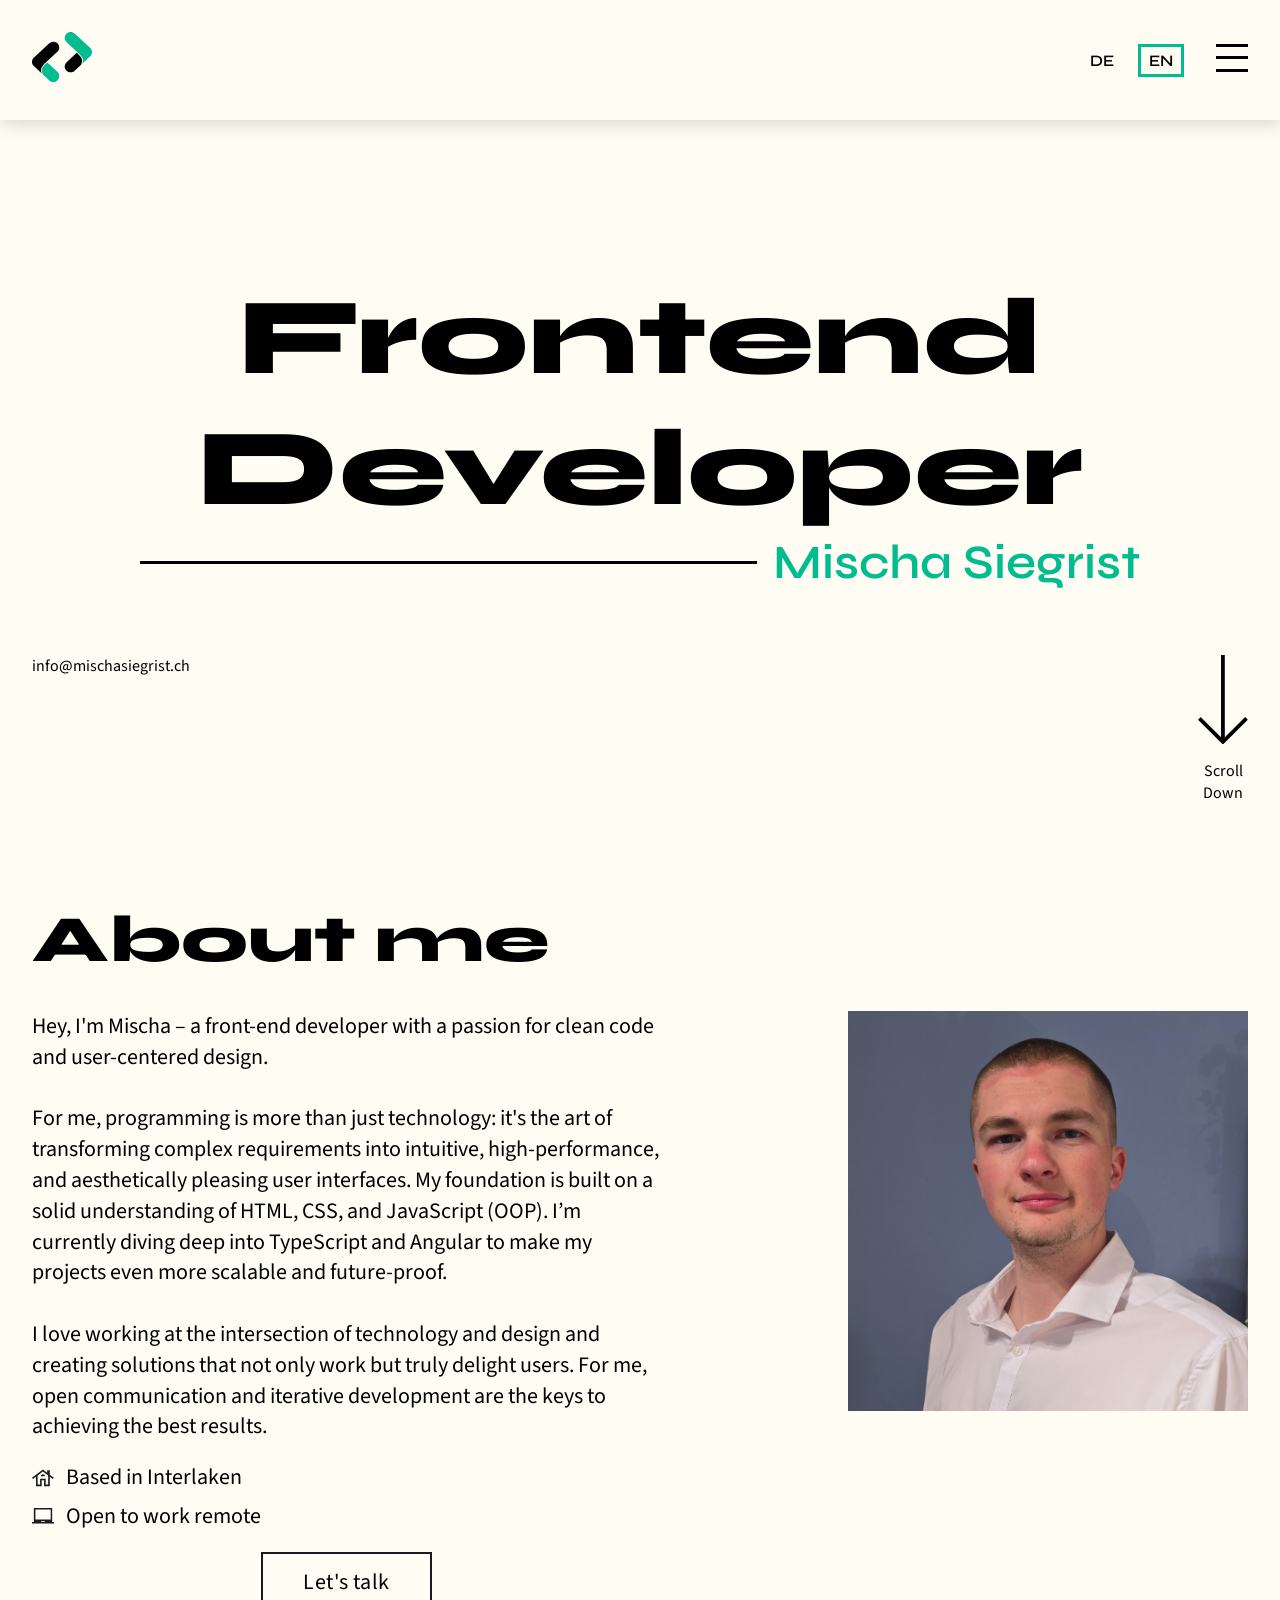
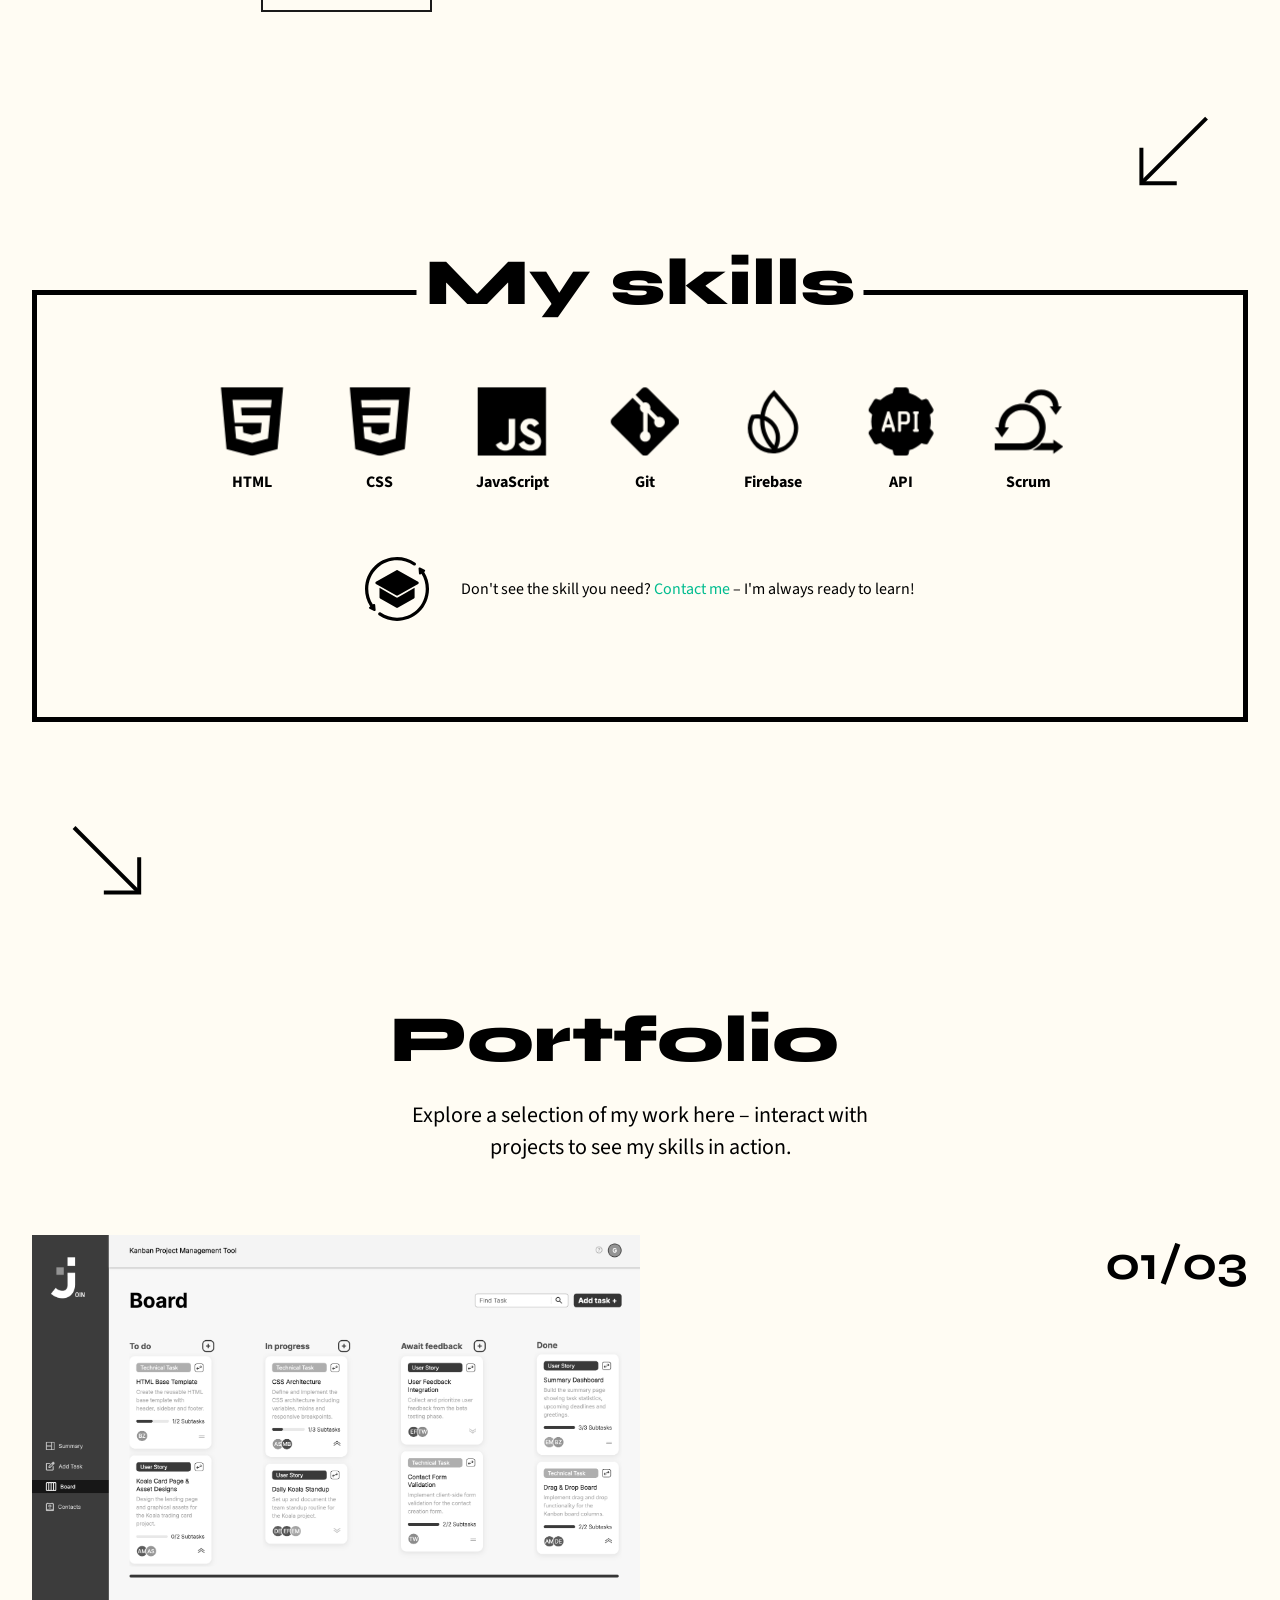
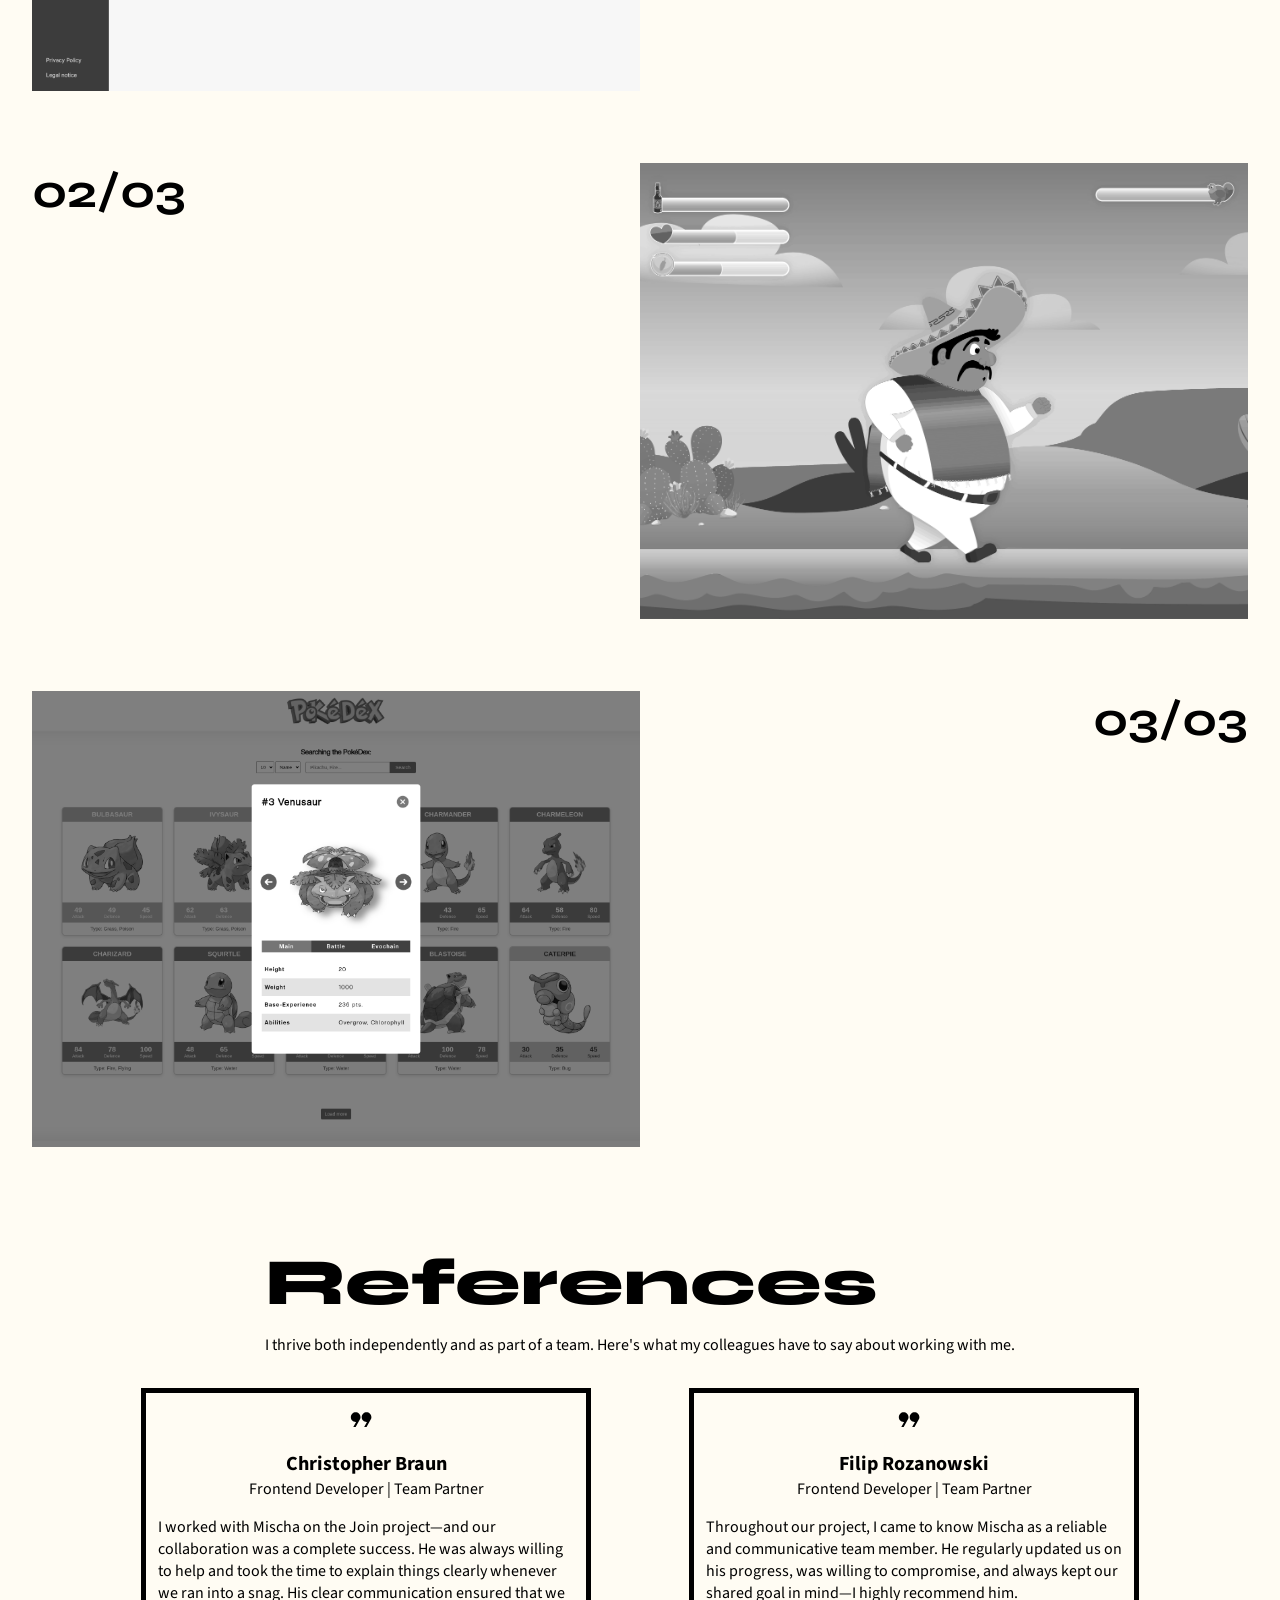
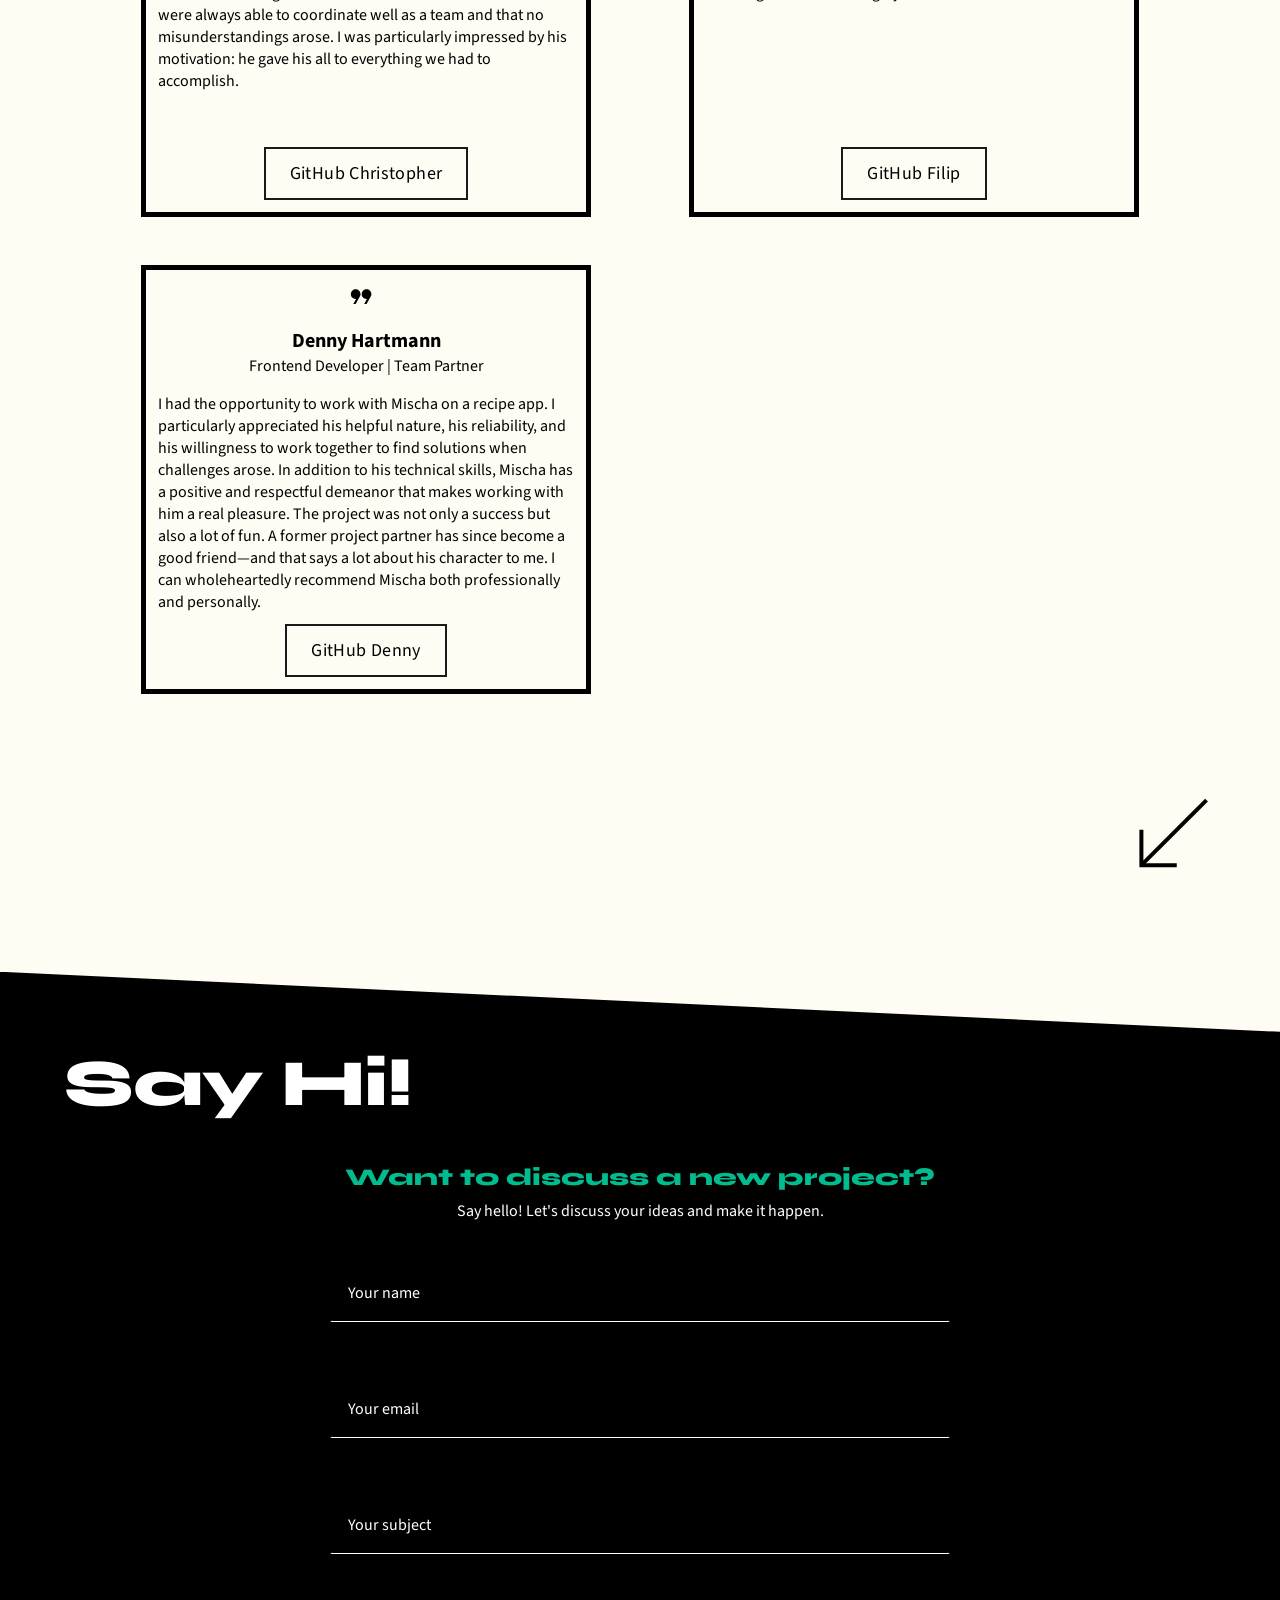
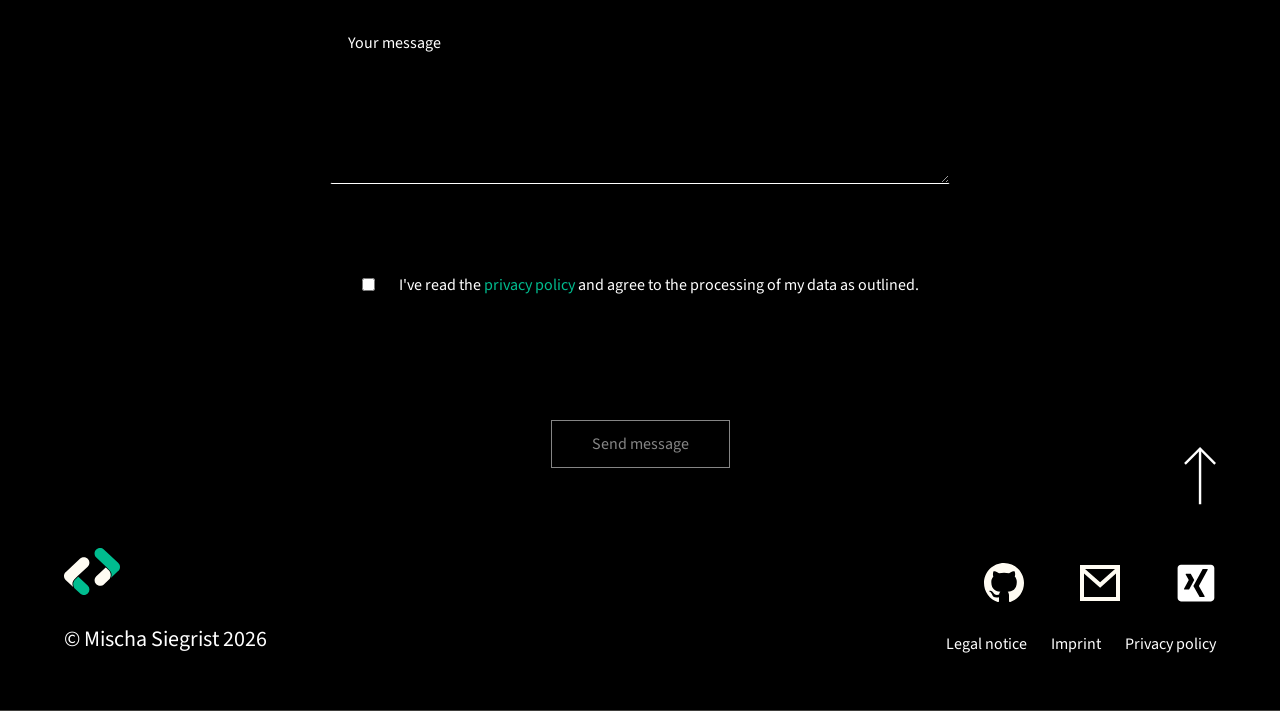
<file: index.html>
<!DOCTYPE html>
<html lang="en" data-i18n-title="meta.title">
    <head>
        <meta charset="UTF-8">
        <script src="./js/early-lang.js"></script>
        <meta name="viewport" content="width=device-width, initial-scale=1.0">
        <title>Portfolio | Mischa Siegrist </title>
        <link rel="stylesheet" href="./main.css">
        <link rel="shortcut icon" href="./assets/icons/favicon.png" type="image/x-icon">
    </head>
    <body onload="init()">
        <header>
            <nav>
                <div id="nav-left">
                    <div id="nav-logo-container">
                        <a href="index.html"><img id="nav-logo" src="./assets/img/logo.svg" alt="Logo" data-i18n-attr="alt:meta.logoAlt"></a>
                    </div>
                </div>
                <div id="nav-right">
                    <div id="lang-switch">
                        <span onclick="switchLanguage('de')" class="lang-switch-option">DE</span>
                        <span onclick="switchLanguage('en')" class="lang-switch-option selected">EN</span>
                    </div>
                    <div id="nav-toggle" onclick="openNavbar()">
                        <span class="nav-toggle-bar" id="bar1"></span>
                        <span class="nav-toggle-bar" id="bar2"></span>
                        <span class="nav-toggle-bar" id="bar3"></span>
                    </div>
                </div>
            </nav>
        </header>
        <div id="scroll-top-anchor"></div>
        <div id="nav-overlay" aria-hidden="true">
            <nav id="nav-overlay-menu">
                <a href="#about" class="nav-overlay-link" data-i18n="about.title">About me</a>
                <a href="#skills" class="nav-overlay-link" data-i18n="skills.title">My skills</a>
                <a href="#portfolio" class="nav-overlay-link" data-i18n="portfolio.title">Portfolio</a>
            </nav>
            <div id="nav-overlay-footer">
                <div id="nav-overlay-footer-left">
                    <h2 id="nav-overlay-title" data-i18n="contact.footerTitle">Say Hi!</h2>
                    <a id="nav-overlay-email" href="mailto:info@mischasiegrist.ch">info@mischasiegrist.ch</a>
                </div>
                <div id="nav-overlay-socials">
                    <a href="https://github.com/BlackPhantomDev" target="_blank"><img src="./assets/icons/github.svg" alt="GitHub Icon" data-i18n-attr="alt:footer.githubAlt"></a>
                    <a href="mailto:info@mischasiegrist.ch"><img src="./assets/icons/mail.svg" alt="Mail Icon" data-i18n-attr="alt:footer.mailAlt"></a>
                    <a href="https://www.xing.com/profile/Mischa_Siegrist039383" target="_blank"><img src="./assets/icons/xing.svg" alt="Xing Icon" data-i18n-attr="alt:footer.xingAlt"></a>
                </div>
            </div>
        </div>

        <main id="hero">
            <h1 data-i18n-html="hero.titleHtml">Frontend<br>Developer</h1>
            <div id="hero-subtitle-with-spacer">
                <span id="hero-spacer"></span>
                <h3 id="hero-subtitle" class="highlighted-text" data-i18n="hero.subtitle">Mischa Siegrist</h3>
            </div>

            <div id="hero-empty-space">
                <a class="vertical-text" href="mailto:info@mischasiegrist.ch">info@mischasiegrist.ch</a>

                <div id="scroll-down">
                    <span id="scroll-arrow-window">
                        <svg id="scroll-arrow" width="50" viewBox="0 0 53 95" fill="none"
                            xmlns="http://www.w3.org/2000/svg" role="img"
                            aria-label="Scroll Down" data-i18n-attr="aria-label:hero.scrollArrowAlt">
                            <path d="M26.4142 0V92.1053" stroke="black" stroke-width="4"/>
                            <path d="M1.41421 67.1052L26.4142 92.1052L51.4142 67.1052" stroke="black" stroke-width="4"/>
                        </svg>
                    </span>

                    <span data-i18n-html="hero.scrollDownHtml">Scroll<br>Down</span>
                </div>
            </div>
        </main>

        <section id="about">
            <h2 data-i18n="about.title">About me</h2>
            <div id="about-wrapper">
                <div id="about-left">
                    <p data-i18n-html="about.description">
                        Hey, I'm Mischa – a front-end developer with a passion for clean code and user-centered design. <br><br> For me, programming is more than just technology: it's the art of transforming complex requirements into intuitive, high-performance, and aesthetically pleasing user interfaces. My foundation is built on a solid understanding of HTML, CSS, and JavaScript (OOP). I’m currently diving deep into TypeScript and Angular to make my projects even more scalable and future-proof. <br><br> I love working at the intersection of technology and design and creating solutions that not only work but truly delight users. For me, open communication and iterative development are the keys to achieving the best results.    
                    </p>
                    <div id="about-details">
                        <p>
                            <img src="./assets/icons/house.svg" alt="House icon" data-i18n-attr="alt:about.houseIconAlt">
                            <span data-i18n="about.location">Based in Interlaken</span>
                        </p>
                        <p>
                            <img src="./assets/icons/laptop.svg" alt="Laptop icon" data-i18n-attr="alt:about.laptopIconAlt">
                            <span data-i18n="about.remote">Open to work Remote</span>
                        </p>
                    </div>
                    <div id="about-contact-btn">
                        <button class="primary-btn" ><a href="#contact" data-i18n="about.cta">Let's talk</a></button>
                    </div>
                </div>
                <div id="about-right">
                    <div id="about-portrait-wrapper">
                        <img src="./assets/img/portrait.jpg" alt="Portrait" data-i18n-attr="alt:about.portraitAlt">
                    </div>
                </div>
            </div>
        </section>

        <div id="to-skills" class="arrow-to-next-section">
            <button class="go-to-next-section">
                <svg width="53" height="95" viewBox="0 0 53 95" fill="none" xmlns="http://www.w3.org/2000/svg" role="img" aria-label="Zu den Skills">
                    <path class="gtns-head" d="M1.41421 67.1052L26.4142 92.1052L51.4142 67.1052" stroke="black" stroke-width="4"/>
                    <path class="gtns-shaft" d="M26.4142 0V92.1053" stroke="black" stroke-width="4"/>
                </svg>
            </button>
        </div>

        <section id="skills">
            <div id="skills-wrapper">
                <h2 id="skills-wrapper-title" data-i18n="skills.title">My skills</h2>
                <div id="skill-grid">
                    <div id="skill-grid">
                        <div class="skill">
                            <div class="skill-icon-scene">
                                <div class="skill-icon-mask">
                                    <div class="skill-icon-rotator">
                                        <img src="./assets/icons/html.svg" alt="HTML Logo icon" />
                                    </div>
                                </div>
                            </div>
                            <span>HTML</span>
                        </div>
                        <div class="skill">
                            <div class="skill-icon-scene">
                                <div class="skill-icon-mask">
                                    <div class="skill-icon-rotator">
                                        <img src="./assets/icons/css.svg" alt="CSS Logo icon" />
                                    </div>
                                </div>
                            </div>
                            <span>CSS</span>
                        </div>
                        <div class="skill">
                            <div class="skill-icon-scene">
                                <div class="skill-icon-mask">
                                    <div class="skill-icon-rotator">
                                        <img src="./assets/icons/javascript.svg" alt="JavaScript Logo icon" />
                                    </div>
                                </div>
                            </div>
                            <span>JavaScript</span>
                        </div>
                        <div class="skill">
                            <div class="skill-icon-scene">
                                <div class="skill-icon-mask">
                                    <div class="skill-icon-rotator">
                                        <img src="./assets/icons/git.svg" alt="Git Logo icon" />
                                    </div>
                                </div>
                            </div>
                            <span>Git</span>
                        </div>
                        <div class="skill">
                            <div class="skill-icon-scene">
                                <div class="skill-icon-mask">
                                    <div class="skill-icon-rotator">
                                        <img src="./assets/icons/firebase.svg" alt="Firebase Logo icon" />
                                    </div>
                                </div>
                            </div>
                            <span>Firebase</span>
                        </div>
                        <div class="skill">
                            <div class="skill-icon-scene">
                                <div class="skill-icon-mask">
                                    <div class="skill-icon-rotator">
                                        <img src="./assets/icons/rest-api.svg" alt="API icon" />
                                    </div>
                                </div>
                            </div>
                            <span>API</span>
                        </div>
                        <div class="skill">
                            <div class="skill-icon-scene">
                                <div class="skill-icon-mask">
                                    <div class="skill-icon-rotator">
                                        <img src="./assets/icons/scrum.svg" alt="Scrum icon" />
                                    </div>
                                </div>
                            </div>
                            <span>Scrum</span>
                        </div>
                    </div>
                <div id="skill-open-to-learn">
                    <div class="skill-icon-scene">
                        <div class="skill-icon-mask">
                            <div class="skill-icon-rotator">
                                <img src="./assets/icons/open-to-learn.svg" alt="Open to learn icon" data-i18n-attr="alt:skills.openToLearnIconAlt">
                            </div>
                        </div>
                    </div>
                    <p data-i18n-html="skills.openToLearnHtml">Don't see the skill you need? <a class="highlighted-text" href="#contact">Contact me</a> I'm always ready to learn!</p>
                </div>
            </div>
        </section>

        <div id="to-portfolio" class="arrow-to-next-section">
            <button class="go-to-next-section">
                <svg width="53" height="95" viewBox="0 0 53 95" fill="none" xmlns="http://www.w3.org/2000/svg" role="img" aria-label="Zum Portfolio">
                    <path class="gtns-head" d="M1.41421 67.1052L26.4142 92.1052L51.4142 67.1052" stroke="black" stroke-width="4"/>
                    <path class="gtns-shaft" d="M26.4142 0V92.1053" stroke="black" stroke-width="4"/>
                </svg>
            </button>
        </div>

        <section id="portfolio">
            <div id="portfolio-wrapper">
                <div id="portfolio-header">
                    <h2 data-i18n="portfolio.title">Portfolio</h2>
                    <p id="portfolio-description" data-i18n="portfolio.description">Explore a selection of my work here - Interact with projects to see my skills in action.</p>
                </div>
                <div class="portfolio-project project-left-to-right">
                    <div class="portfolio-project-image">
                        <img class="portfolio-project-preview" src="./assets/img/join-preview.png" alt="Project Preview Picture" data-i18n-attr="alt:portfolio.previewAlt">
                        <img class="portfolio-project-arrow" src="./assets/icons/portfolio-arrow.svg" alt="Arrow" data-i18n-attr="alt:portfolio.arrow">
                    </div>
                    <div class="portfolio-project-desc">
                        <div class="portfolio-project-desc-header">
                            <span class="portfolio-project-counter">01/03</span>
                        </div>
                        <div class="portfolio-project-desc-body">
                            <h3>Join</h3>
                            <span class="used-tools-in-project highlighted-text">
                                HTML | CSS | JavaScript | Firebase
                            </span>
                            <p data-i18n="portfolio.portfolioProjects.join.description">Task manager inspired by the Kanban System. Create and organize tasks using drag and drop functions, assign users and categories.</p>
                            <button class="primary-btn"><a target="_blank" href="https://github.com/BlackPhantomDev/join">GitHub Repo</a></button>
                            <button class="primary-btn"><a target="_blank" href="https://join.mischasiegrist.ch">Live Demo</a></button>
                        </div>
                    </div>
                </div>
                <div class="portfolio-project project-right-to-left">
                    <div class="portfolio-project-desc">
                        <div class="portfolio-project-desc-header">
                            <span class="portfolio-project-counter">02/03</span>
                        </div>
                        <div class="portfolio-project-desc-body">
                            <h3>El Pollo Loco</h3>
                            <span class="used-tools-in-project highlighted-text">
                                HTML | CSS | JavaScript
                            </span>
                            <p data-i18n="portfolio.portfolioProjects.elPolloLoco.description">Jump and run game based on object-oriented JavaScript programming. Help Pepe collect coins and tabasco bottles to fight off the crazy chickens. Fully playable in the browser – no game engine required.</p>
                            <button class="primary-btn"><a target="_blank" href="https://github.com/BlackPhantomDev/el-pollo-loco">GitHub Repo</a></button>
                            <button class="primary-btn"><a target="_blank" href="https://el-pollo-loco.mischasiegrist.ch">Live Demo</a></button>
                        </div>
                    </div>
                    <div class="portfolio-project-image">
                        <img class="portfolio-project-preview" src="./assets/img/epl-preview.png" alt="Project Preview Picture" data-i18n-attr="alt:portfolio.previewAlt">
                        <img class="portfolio-project-arrow" src="./assets/icons/portfolio-arrow.svg" alt="Arrow" data-i18n-attr="alt:portfolio.arrow">
                    </div>
                </div>
                <div class="portfolio-project project-left-to-right">
                    <div class="portfolio-project-image">
                        <img class="portfolio-project-preview" src="./assets/img/pokedex-preview.png" alt="Project Preview Picture" data-i18n-attr="alt:portfolio.previewAlt">
                        <img class="portfolio-project-arrow" src="./assets/icons/portfolio-arrow.svg" alt="Arrow" data-i18n-attr="alt:portfolio.arrow">
                    </div>
                    <div class="portfolio-project-desc">
                        <div class="portfolio-project-desc-header">
                            <span class="portfolio-project-counter">03/03</span>
                        </div>
                        <div class="portfolio-project-desc-body">
                            <h3>PokéDex</h3>
                            <span class="used-tools-in-project highlighted-text">
                                HTML | CSS | JavaScript | API
                            </span>
                            <p data-i18n="portfolio.portfolioProjects.pokedex.description">Based on the PokéAPI a simple library that provides and catalogues pokemon information.</p>
                            <button class="primary-btn"><a target="_blank" href="https://github.com/BlackPhantomDev/pokedex">GitHub Repo</a></button>
                            <button class="primary-btn"><a target="_blank" href="https://pokedex.mischasiegrist.ch">Live Demo</a></button>
                        </div>
                    </div>
                </div>
            </div>
        </section>

        <section id="references">
            <div id="references-header">
                <h2 data-i18n="references.title">Refrences</h2>
                <p data-i18n="references.description">I thrive both independently and as part of a team. Here's what my colleagues have to say about working with me.</p>
            </div>
            <div id="references-grid">
                <div class="reference">
                    <div class="reference-icon"></div>
                    <div class="reference-name">
                        <h4>Christopher Braun</h4>
                        <span data-i18n="references.person1Role">Frontend Developer</span>
                    </div>
                    <div class="reference-desc">
                        <p data-i18n="references.christopher">I worked with Mischa on the Join project—and our collaboration was a complete success. He was always willing to help and took the time to explain things clearly whenever we ran into a snag. His clear communication ensured that we were always able to coordinate well as a team and that no misunderstandings arose. I was particularly impressed by his motivation: he gave his all to everything we had to accomplish.</p>
                        <button class="primary-btn reference-github"><a target="_blank" href="https://github.com/ChristopherBraun196" >GitHub Christopher</a></button>
                    </div>
                </div>
                <div class="reference">
                    <div class="reference-icon"></div>
                    <div class="reference-name">
                        <h4>Filip Rozanowski</h4>
                        <span data-i18n="references.person2Role">Team Partner</span>
                    </div>
                    <div class="reference-desc">
                        <p data-i18n="references.filip">Throughout our project, I came to know Mischa as a reliable and communicative team member. He regularly updated us on his progress, was willing to compromise, and always kept our shared goal in mind—I highly recommend him.</p>
                        <button class="primary-btn reference-github"><a target="_blank" href="https://github.com/FilipRozanowski">GitHub Filip</a></button> 
                    </div>
                </div>
                <div class="reference">
                    <div class="reference-icon"></div>
                    <div class="reference-name">
                        <h4>Denny Hartmann</h4>
                        <span data-i18n="references.person3Role">Fullstack Developer</span>
                    </div>
                    <div class="reference-desc">
                        <p data-i18n="references.denny">I had the opportunity to work with Mischa on a recipe app. I particularly appreciated his helpful nature, his reliability, and his willingness to work together to find solutions when challenges arose. In addition to his technical skills, Mischa has a positive and respectful demeanor that makes working with him a real pleasure. The project was not only a success but also a lot of fun. A former project partner has since become a good friend—and that says a lot about his character to me. I can wholeheartedly recommend Mischa both professionally and personally.</p>
                        <button class="primary-btn reference-github"><a target="_blank" href="https://github.com/strAnge515">GitHub Denny</a></button> 
                    </div>
                </div>
            </div>
        </section>

        <div id="to-contact" class="arrow-to-next-section">
            <button class="go-to-next-section">
                <svg width="53" height="95" viewBox="0 0 53 95" fill="none" xmlns="http://www.w3.org/2000/svg" role="img" aria-label="Zu den Skills">
                    <path class="gtns-head" d="M1.41421 67.1052L26.4142 92.1052L51.4142 67.1052" stroke="black" stroke-width="4"/>
                    <path class="gtns-shaft" d="M26.4142 0V92.1053" stroke="black" stroke-width="4"/>
                </svg>
            </button>
        </div>

        <footer id="contact">
            <div id="inner-footer-wrapper">
                <h2 id="footer-title" data-i18n="contact.footerTitle">Say Hi!</h2>
                <div id="contact-form-wrapper">
                    <form action="https://sd.mischasiegrist.ch/mailer.php" id="contact-form" novalidate onsubmit="return false;">
                        <h3 class="highlighted-text" data-i18n="contact.formHeading">Want to discouss a new project?</h3>
                        <p data-i18n="contact.formIntro">Say hello! Let's discuss your ideas and make it happen</p>

                        <div class="form-field">
                            <input type="text" id="form-name" name="name" maxlength="100" placeholder=" " required>
                            <label for="form-name" data-i18n="contact.nameLabel">Your name</label>
                            <span class="field-icon"></span>
                            <span class="field-error" data-i18n="contact.nameError">Your name is required</span>
                        </div>

                        <div class="form-field">
                            <input type="email" id="form-email" name="email" maxlength="254" pattern="[^@\s]+@[^@\s]+\.[a-zA-Z]{2,}" placeholder=" " required>
                            <label for="form-email" data-i18n="contact.emailLabel">Your email</label>
                            <span class="field-icon"></span>
                            <span class="field-error" data-i18n="contact.emailError">Please enter a valid email</span>
                        </div>

                        <div class="form-field">
                            <input type="text" id="form-subject" name="subject" maxlength="200" placeholder=" " required>
                            <label for="form-subject" data-i18n="contact.subjectLabel">Your subject</label>
                            <span class="field-icon"></span>
                            <span class="field-error" data-i18n="contact.subjectError">Please enter subject</span>
                        </div>

                        <div class="form-field form-field-textarea">
                            <textarea id="form-text" rows="6" name="message" maxlength="5000" placeholder=" " required></textarea>
                            <label for="form-text" data-i18n="contact.messageLabel">Your message</label>
                            <span class="field-icon"></span>
                            <span class="field-error" data-i18n="contact.messageError">Your message is empty</span>
                        </div>

                        <div id="form-check-section">
                            <input type="checkbox" name="privacy" id="accept-privacy-policy" required>
                            <label for="accept-privacy-policy" id="accept-privacy-policy-label" data-i18n-html="contact.privacyLabelHtml">I've read the <a href="privacy.html" id="accept-privacy-link" class="highlighted-text">privacy policy</a> and agree to the processing of my data as outlined.</label>
                        </div>
                        <br><br>
                        <div id="form-captcha">
                            <div id="hcaptcha-container"></div>
                        </div>
                        <br><br>
                        <div id="form-errors">

                        </div>
                        <div id="form-success" hidden data-i18n="contact.success">
                            Thanks for your message! I will reply you as soon as posible.
                        </div>
                        <input type="text" name="website" tabindex="-1" autocomplete="off" style="position:absolute;left:-9999px" aria-hidden="true">

                        <input class="primary-btn disabled" id="submit-form" value="Send message" name="submit" type="submit" data-i18n-attr="value:contact.submit" />
                    </form>
                    <span id="arrow-back-to-top" onclick="window.location.href='#scroll-top-anchor'">
                        <svg width="53" height="95" viewBox="0 0 53 95" fill="none" xmlns="http://www.w3.org/2000/svg">
                            <path class="btt-head" d="M1.41421 67.1052L26.4142 92.1052L51.4142 67.1052" stroke="white" stroke-width="4"/>
                            <path class="btt-shaft" d="M26.4142 0V92.1053" stroke="white" stroke-width="4"/>
                        </svg>
                    </span>
                </div>
                <div id="footer-links">
                    <div id="footer-links-left">
                        <img src="./assets/img/logo-footer.svg" alt="Logo" data-i18n-attr="alt:footer.logoAlt">
                        <p><span data-i18n="footer.copyright">© Mischa Siegrist</span> <span id="footer-year"></span></p>
                    </div>
                    <div id="footer-links-right">
                        <div id="footer-links-right-icons">
                            <a href="https://github.com/BlackPhantomDev" target="_blank"><img src="./assets/icons/github.svg" alt="GitHub Icon" data-i18n-attr="alt:footer.githubAlt"></a>
                            <a href="mailto:info@mischasiegrist.ch" target="_blank"><img src="./assets/icons/mail.svg" alt="Mail Icon" data-i18n-attr="alt:footer.mailAlt"></a>
                            <a href="https://www.xing.com/profile/Mischa_Siegrist039383" target="_blank"><img src="./assets/icons/xing.svg" alt="Xing Icon" data-i18n-attr="alt:footer.xingAlt"></a>
                        </div>
                        <div id="footer-legal-links">
                            <a href="./legal.html" data-i18n="footer.legal">Legal notice</a>
                            <a href="./imprint.html" data-i18n="footer.imprint">Imprint</a>
                            <a href="./privacy.html" data-i18n="footer.privacy">Privacy policy</a>
                        </div>
                    </div>
                </div>
            </div>

        </footer>
    </body>
    <script src="./js/i18n.js"></script>
    <script src="./script.js"></script>
    <script src="https://js.hcaptcha.com/1/api.js?onload=onHcaptchaLoad&render=explicit" async defer></script>
</html>
</file>
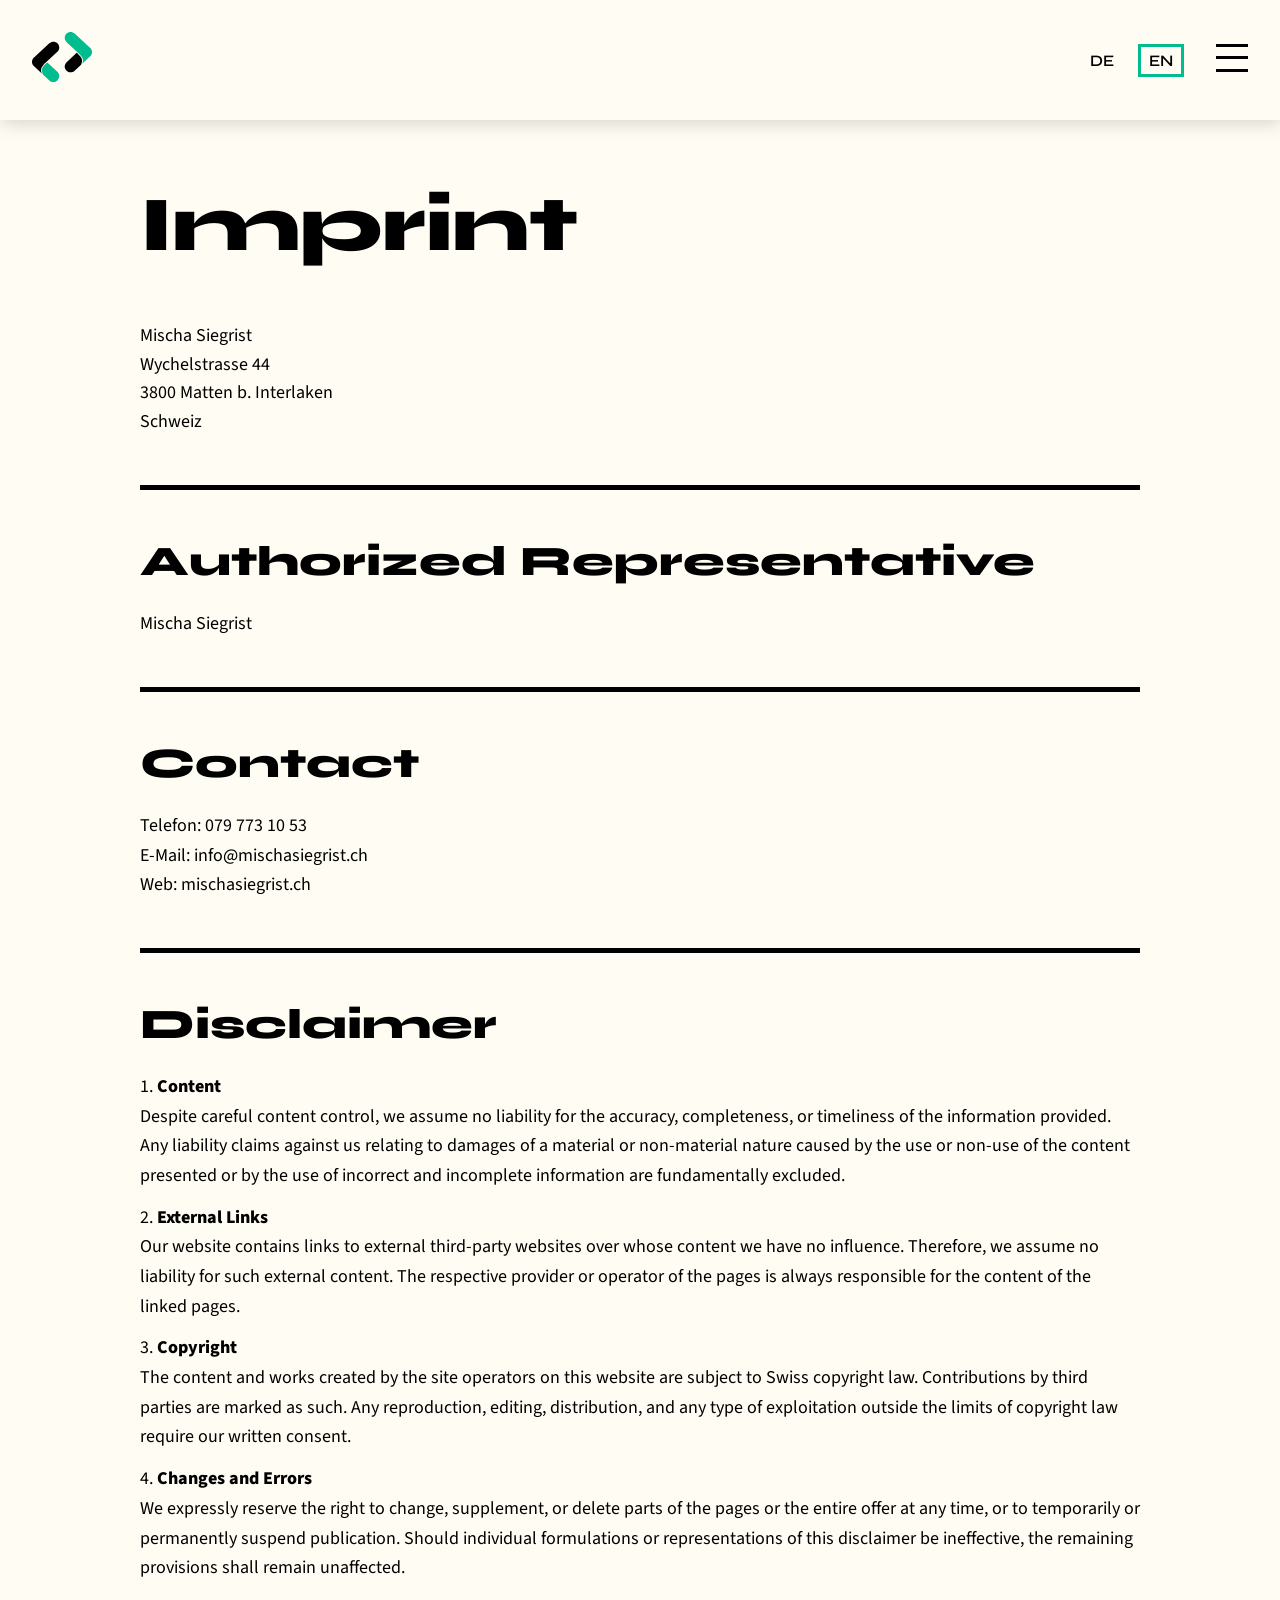
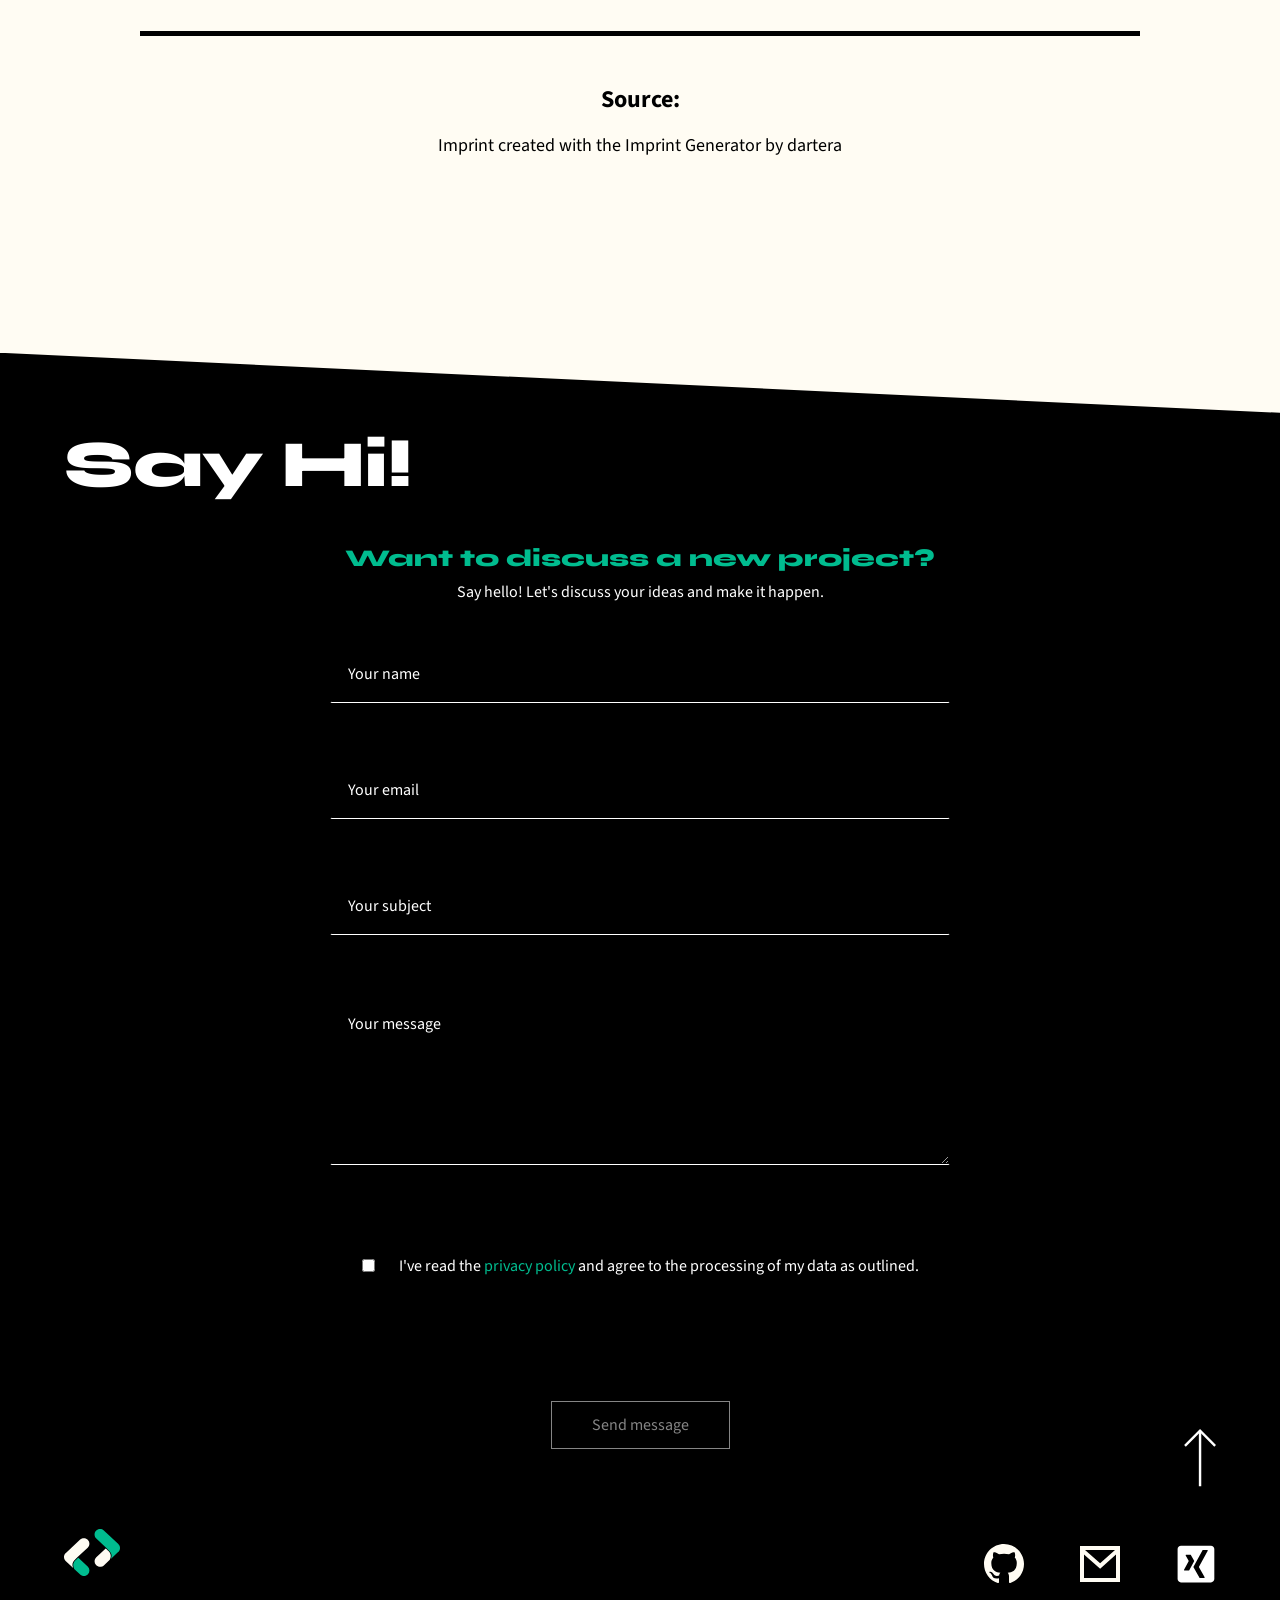
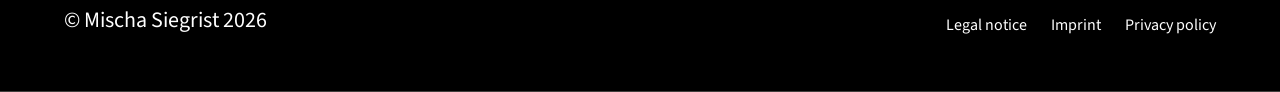
<file: imprint.html>
<!DOCTYPE html>
<html lang="en">
<head>
    <meta charset="UTF-8">
    <meta name="viewport" content="width=device-width, initial-scale=1.0">
    <title data-i18n="imprint.pageTitle">Impressum | Mischa Siegrist</title>
    <link rel="stylesheet" href="./main.css">
    <link rel="shortcut icon" href="./assets/icons/favicon.png" type="image/x-icon">
</head>
<body onload="init()">
    <header>
        <nav>
            <div id="nav-left">
                <div id="nav-logo-container">
                    <a href="index.html"><img id="nav-logo" src="./assets/img/logo.svg" alt="Logo" data-i18n-attr="alt:meta.logoAlt"></a>
                </div>
            </div>
            <div id="nav-right">
                <div id="lang-switch">
                    <span onclick="switchLanguage('de')" class="lang-switch-option">DE</span>
                    <span onclick="switchLanguage('en')" class="lang-switch-option selected">EN</span>
                </div>
                <div id="nav-toggle" onclick="openNavbar()">
                    <span class="nav-toggle-bar" id="bar1"></span>
                    <span class="nav-toggle-bar" id="bar2"></span>
                    <span class="nav-toggle-bar" id="bar3"></span>
                </div>
            </div>
        </nav>
    </header>
    <div id="scroll-top-anchor"></div>
    <div id="nav-overlay" aria-hidden="true">
        <nav id="nav-overlay-menu">
            <a href="index.html#about" class="nav-overlay-link" data-i18n="about.title">About me</a>
            <a href="index.html#skills" class="nav-overlay-link" data-i18n="skills.title">My skills</a>
            <a href="index.html#portfolio" class="nav-overlay-link" data-i18n="portfolio.title">Portfolio</a>
        </nav>
        <div id="nav-overlay-footer">
            <div id="nav-overlay-footer-left">
                <h2 id="nav-overlay-title" data-i18n="contact.footerTitle">Say Hi!</h2>
                <a id="nav-overlay-email" href="mailto:info@mischasiegrist.ch">info@mischasiegrist.ch</a>
            </div>
            <div id="nav-overlay-socials">
                <a href="https://github.com/BlackPhantomDev" target="_blank"><img src="./assets/icons/github.svg" alt="GitHub Icon" data-i18n-attr="alt:footer.githubAlt"></a>
                <a href="mailto:info@mischasiegrist.ch"><img src="./assets/icons/mail.svg" alt="Mail Icon" data-i18n-attr="alt:footer.mailAlt"></a>
                <a href="https://www.xing.com/profile/Mischa_Siegrist039383" target="_blank"><img src="./assets/icons/xing.svg" alt="Xing Icon" data-i18n-attr="alt:footer.xingAlt"></a>
            </div>
        </div>
    </div>
    <main id="scroll-top-anchor">
        <section id="legal-section">
            <div id="legal-content">
                <h1 data-i18n-html="imprint.title">Impressum</h1>

                <div class="legal-block">
                    <address>
                        Mischa Siegrist<br>
                        Wychelstrasse 44<br>
                        3800 Matten b. Interlaken<br>
                        Schweiz
                    </address>
                </div>

                <div class="legal-block">
                    <h2 data-i18n-html="imprint.blocks.b2.subTitle">Vertretungsberechtigte Person</h2>
                    <p>Mischa Siegrist</p>
                </div>

                <div class="legal-block">
                    <h2 data-i18n-html="imprint.blocks.b3.subTitle">Kontakt</h2>
                    <p>
                        Telefon: <a href="tel:+41797731053">079 773 10 53</a><br>
                        E-Mail: <a href="mailto:info@mischasiegrist.ch">info@mischasiegrist.ch</a><br>
                        Web: <a href="./index.html">mischasiegrist.ch</a>
                    </p>
                </div>

                <div class="legal-block">
                    <h2 data-i18n-html="imprint.blocks.b4.subTitle">Haftungsausschluss</h2>
                    <ol class="legal-list">
                        <li>
                            <strong data-i18n-html="imprint.blocks.b4.list.l1.title">Inhalte</strong><br>
                            <span data-i18n-html="imprint.blocks.b4.list.l1.description">Trotz sorgf&auml;ltiger inhaltlicher Kontrolle &uuml;bernehmen wir keine Gew&auml;hr f&uuml;r die Aktualit&auml;t, Vollst&auml;ndigkeit und Richtigkeit der bereitgestellten Informationen. Jegliche Haftungsanspr&uuml;che gegen uns, die sich auf Sch&auml;den materieller oder ideeller Art beziehen – verursacht durch die Nutzung oder Nichtnutzung der dargebotenen Inhalte bzw. durch Nutzung fehlerhafter und unvollst&auml;ndiger Informationen – sind grunds&auml;tzlich ausgeschlossen.</span>
                        </li>
                        <li>
                            <strong data-i18n-html="imprint.blocks.b4.list.l2.title">Externe Links</strong><br>
                            <span data-i18n-html="imprint.blocks.b4.list.l2.description">Unsere Webseite enth&auml;lt Links zu externen Websites Dritter, auf deren Inhalte wir keinen Einfluss haben. Deshalb &uuml;bernehmen wir f&uuml;r diese fremden Inhalte auch keine Gew&auml;hr. F&uuml;r die Inhalte der verlinkten Seiten ist stets der jeweilige Anbieter oder Betreiber der Seiten verantwortlich.</span>
                        </li>
                        <li>
                            <strong data-i18n-html="imprint.blocks.b4.list.l3.title">Urheberrecht</strong><br>
                            <span data-i18n-html="imprint.blocks.b4.list.l3.description">Die durch die Seitenbetreiber erstellten Inhalte und Werke auf dieser Website unterliegen dem schweizerischen Urheberrecht. Beitr&auml;ge Dritter sind als solche gekennzeichnet. Die Vervielf&auml;ltigung, Bearbeitung, Verbreitung und jede Art der Verwertung außerhalb der Grenzen des Urheberrechts bed&uuml;rfen unserer schriftlichen Zustimmung.</span>
                        </li>
                        <li>
                            <strong data-i18n-html="imprint.blocks.b4.list.l4.title">&Auml;nderungen und Irrt&uuml;mer</strong><br>
                            <span data-i18n-html="imprint.blocks.b4.list.l4.description">Wir behalten uns ausdr&uuml;cklich vor, Teile der Seiten oder das gesamte Angebot jederzeit zu &auml;ndern, zu erg&auml;nzen, zu l&ouml;schen oder die Ver&ouml;ffentlichung zeitweise oder endg&uuml;ltig einzustellen. Sollten einzelne Formulierungen oder Darstellungen dieses Haftungsausschlusses unwirksam sein, bleiben die &uuml;brigen Bestimmungen davon unber&uuml;hrt.</span>
                        </li>
                    </ol>
                </div>

                <div class="legal-block">
                    <h3 data-i18n-html="imprint.source">Quelle:</h3>
                    <p data-i18n-html="imprint.sourceDescription">Impressum mit dem Impressum-Generator von <a href="https://dartera.ch/" target="_blank">dartera</a> erstellt</p>
                </div>

            </div>
        </section>
    </main>

    <footer id="contact">
        <div id="inner-footer-wrapper">
            <h2 id="footer-title" data-i18n="contact.footerTitle">Say Hi!</h2>
            <div id="contact-form-wrapper">
                <form action="https://sd.mischasiegrist.ch/mailer.php" id="contact-form" novalidate onsubmit="return false;">
                    <h3 class="highlighted-text" data-i18n="contact.formHeading">Want to discouss a new project?</h3>
                    <p data-i18n="contact.formIntro">Say hello! Let's discuss your ideas and make it happen</p>

                    <div class="form-field">
                        <input type="text" id="form-name" name="name" maxlength="100" placeholder=" " required>
                        <label for="form-name" data-i18n="contact.nameLabel">Your name</label>
                        <span class="field-icon"></span>
                        <span class="field-error" data-i18n="contact.nameError">Your name is required</span>
                    </div>

                    <div class="form-field">
                        <input type="email" id="form-email" name="email" maxlength="254" placeholder=" " required>
                        <label for="form-email" data-i18n="contact.emailLabel">Your email</label>
                        <span class="field-icon"></span>
                        <span class="field-error" data-i18n="contact.emailError">Please enter a valid email</span>
                    </div>

                    <div class="form-field">
                        <input type="text" id="form-subject" name="subject" maxlength="200" placeholder=" " required>
                        <label for="form-subject" data-i18n="contact.subjectLabel">Your subject</label>
                        <span class="field-icon"></span>
                        <span class="field-error" data-i18n="contact.subjectError">Please enter subject</span>
                    </div>

                    <div class="form-field form-field-textarea">
                        <textarea id="form-text" rows="6" name="message" maxlength="5000" placeholder=" " required></textarea>
                        <label for="form-text" data-i18n="contact.messageLabel">Your message</label>
                        <span class="field-icon"></span>
                        <span class="field-error" data-i18n="contact.messageError">Your message is empty</span>
                    </div>

                    <div id="form-check-section">
                        <input type="checkbox" name="accept" id="accept-privacy-policy" required>
                        <label for="accept-privacy-policy" id="accept-privacy-policy-label" data-i18n-html="contact.privacyLabelHtml">I've read the <a href="privacy.html" id="accept-privacy-link" class="highlighted-text">privacy policy</a> and agree to the processing of my data as outlined.</label>
                    </div>
                    <br><br>
                    <div id="form-captcha">
                        <div id="hcaptcha-container"></div>
                    </div>
                    <br><br>
                    <div id="form-errors">

                    </div>
                    <div id="form-success" hidden data-i18n="contact.success">
                        Thanks for your message! I will reply you as soon as posible.
                    </div>
                    <input type="text" name="website" tabindex="-1" autocomplete="off" style="position:absolute;left:-9999px" aria-hidden="true">

                    <input class="primary-btn disabled" id="submit-form" value="Send message" name="submit" type="submit" data-i18n-attr="value:contact.submit" />
                </form>
                <span id="arrow-back-to-top" onclick="window.location.href='#scroll-top-anchor'">
                    <svg width="53" height="95" viewBox="0 0 53 95" fill="none" xmlns="http://www.w3.org/2000/svg">
                        <path class="btt-head" d="M1.41421 67.1052L26.4142 92.1052L51.4142 67.1052" stroke="white" stroke-width="4"/>
                        <path class="btt-shaft" d="M26.4142 0V92.1053" stroke="white" stroke-width="4"/>
                    </svg>
                </span>
            </div>
            <div id="footer-links">
                <div id="footer-links-left">
                    <img src="./assets/img/logo-footer.svg" alt="Logo" data-i18n-attr="alt:footer.logoAlt">
                    <p><span data-i18n="footer.copyright">© Mischa Siegrist</span> <span id="footer-year"></span></p>
                </div>
                <div id="footer-links-right">
                    <div id="footer-links-right-icons">
                        <a href="https://github.com/BlackPhantomDev"><img src="./assets/icons/github.svg" alt="GitHub Icon" data-i18n-attr="alt:footer.githubAlt"></a>
                        <a href="mailto:info@mischasiegrist.ch"><img src="./assets/icons/mail.svg" alt="Mail Icon" data-i18n-attr="alt:footer.mailAlt"></a>
                        <a href="https://www.xing.com/profile/Mischa_Siegrist039383"><img src="./assets/icons/xing.svg" alt="Xing Icon" data-i18n-attr="alt:footer.xingAlt"></a>
                    </div>
                    <div id="footer-legal-links">
                        <a href="./legal.html" data-i18n="footer.legal">Legal notice</a>
                        <a href="./imprint.html" data-i18n="footer.imprint">Imprint</a>
                        <a href="./privacy.html" data-i18n="footer.privacy">Privacy policy</a>
                    </div>
                </div>
            </div>
        </div>

    </footer>

    <script src="https://js.hcaptcha.com/1/api.js" async defer></script>
    <script src="./js/i18n.js"></script>
    <script src="./script.js"></script>
</body>
</html>
</file>
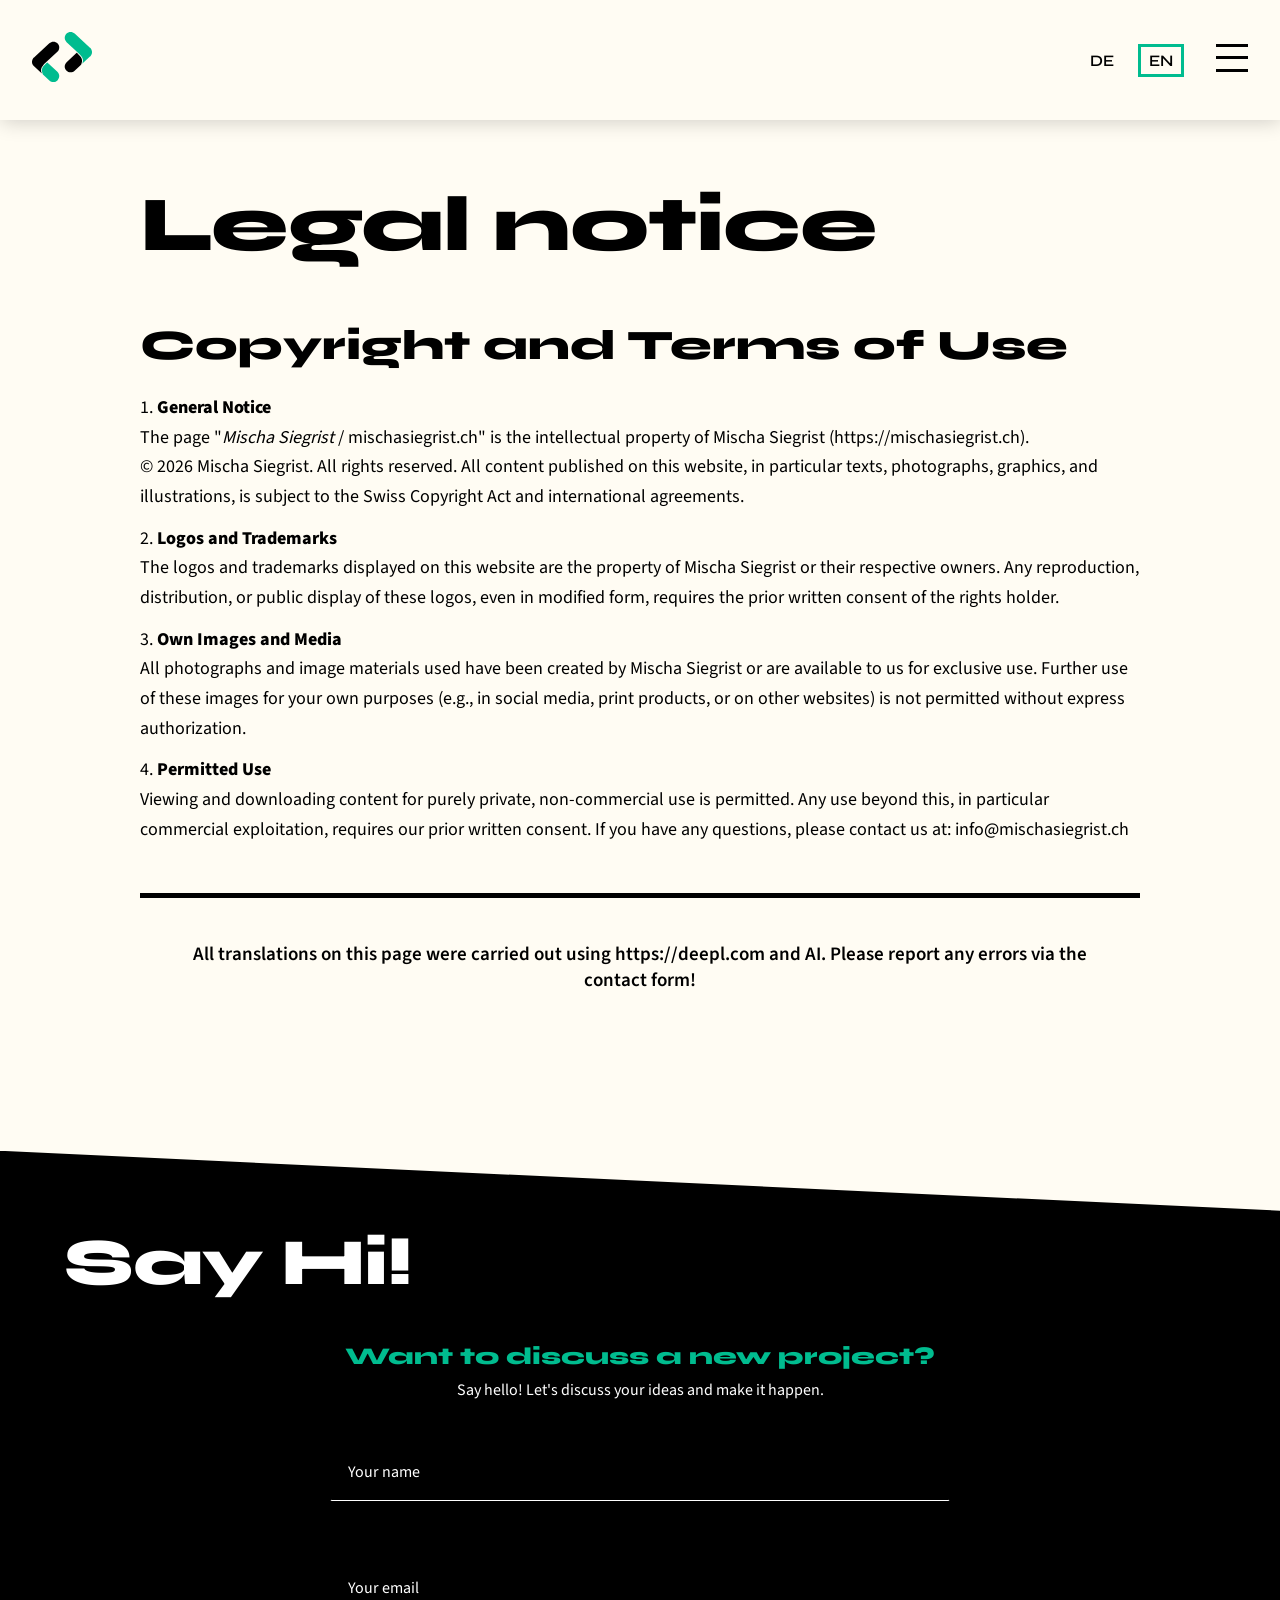
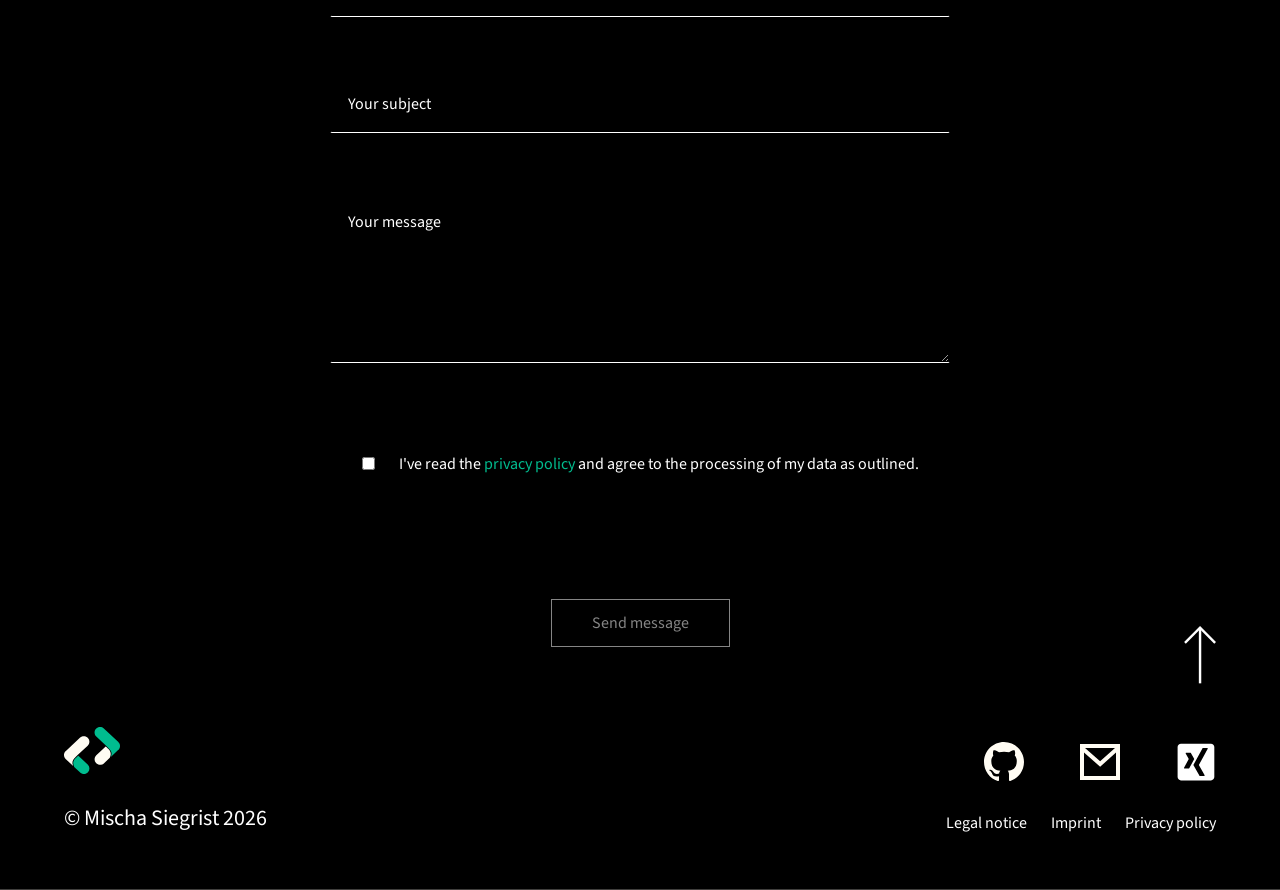
<file: legal.html>
<!DOCTYPE html>
<html lang="en">
<head>
    <meta charset="UTF-8">
    <meta name="viewport" content="width=device-width, initial-scale=1.0">
    <title data-i18n="legal.pageTitle">Rechtliche Hinweise | Mischa Siegrist</title>
    <link rel="stylesheet" href="./main.css">
    <link rel="shortcut icon" href="./assets/icons/favicon.png" type="image/x-icon">
</head>
<body onload="init()">
    <header>
        <nav>
            <div id="nav-left">
                <div id="nav-logo-container">
                    <a href="index.html"><img id="nav-logo" src="./assets/img/logo.svg" alt="Logo" data-i18n-attr="alt:meta.logoAlt"></a>
                </div>
            </div>
            <div id="nav-right">
                <div id="lang-switch">
                    <span onclick="switchLanguage('de')" class="lang-switch-option">DE</span>
                    <span onclick="switchLanguage('en')" class="lang-switch-option selected">EN</span>
                </div>
                <div id="nav-toggle" onclick="openNavbar()">
                    <span class="nav-toggle-bar" id="bar1"></span>
                    <span class="nav-toggle-bar" id="bar2"></span>
                    <span class="nav-toggle-bar" id="bar3"></span>
                </div>
            </div>
        </nav>
    </header>
    <div id="scroll-top-anchor"></div>
    <div id="nav-overlay" aria-hidden="true">
        <nav id="nav-overlay-menu">
            <a href="index.html#about" class="nav-overlay-link" data-i18n="about.title">About me</a>
            <a href="index.html#skills" class="nav-overlay-link" data-i18n="skills.title">My skills</a>
            <a href="index.html#portfolio" class="nav-overlay-link" data-i18n="portfolio.title">Portfolio</a>
        </nav>
        <div id="nav-overlay-footer">
            <div id="nav-overlay-footer-left">
                <h2 id="nav-overlay-title" data-i18n="contact.footerTitle">Say Hi!</h2>
                <a id="nav-overlay-email" href="mailto:info@mischasiegrist.ch">info@mischasiegrist.ch</a>
            </div>
            <div id="nav-overlay-socials">
                <a href="https://github.com/BlackPhantomDev" target="_blank"><img src="./assets/icons/github.svg" alt="GitHub Icon" data-i18n-attr="alt:footer.githubAlt"></a>
                <a href="mailto:info@mischasiegrist.ch"><img src="./assets/icons/mail.svg" alt="Mail Icon" data-i18n-attr="alt:footer.mailAlt"></a>
                <a href="https://www.xing.com/profile/Mischa_Siegrist039383" target="_blank"><img src="./assets/icons/xing.svg" alt="Xing Icon" data-i18n-attr="alt:footer.xingAlt"></a>
            </div>
        </div>
    </div>
    <main>
        <section id="legal-section">
            <div id="legal-content">
                <h1 data-i18n-html="legal.title">Rechtliche Hinweise</h1>

                <div class="legal-block">
                    <h2 data-i18n-html="legal.subTitle">Urheberrecht und Nutzungshinweise</h2>
                    <ol class="legal-list">
                        <li>
                            <strong data-i18n-html="legal.list.l1.title">Allgemeiner Hinweis</strong><br>
                            <span data-i18n-html="legal.list.l1.desc">Die Seite "<i>Mischa Siegrist</i> / mischasiegrist.ch" ist Eigentum von Mischa Siegrist (<a href="https://mischasiegrist.ch"><u>https://mischasiegrist.ch</u></a>). <br>
                            © 2026 Mischa Siegrist. Alle Rechte vorbehalten. Sämtliche auf dieser Website veröffentlichten Inhalte, insbesondere Texte, Fotografien, Grafiken und Illustrationen, unterliegen dem Schweizer Urheberrechtsgesetz sowie internationalen Abkommen.</span>
                        </li>
                        <li>
                            <strong data-i18n-html="legal.list.l2.title">Logos und Marken</strong><br>
                            <span data-i18n-html="legal.list.l2.desc">Die auf dieser Website dargestellten Logos und Markenzeichen sind Eigentum von Mischa Siegrist bzw. der jeweiligen Inhaber. Jede Vervielfältigung, Verbreitung oder öffentliche Wiedergabe dieser Logos – auch in abgewandelter Form – bedarf der vorherigen schriftlichen Zustimmung des Rechteinhabers.</span>
                        </li>
                        <li>
                            <strong data-i18n-html="legal.list.l3.title">Eigene Bilder und Medien</strong><br>
                            <span data-i18n-html="legal.list.l3.desc">Alle verwendeten Fotografien und Bildmaterialien wurden von Mischa Siegrist erstellt oder liegen uns zur exklusiven Nutzung vor. Eine Weiterverwendung dieser Bilder für eigene Zwecke (z. B. in sozialen Medien, Printprodukten oder auf anderen Websites) ist ohne ausdrückliche Genehmigung nicht gestattet.</span>
                        </li>
                        <li>
                            <strong data-i18n-html="legal.list.l4.title">Erlaubte Nutzung</strong><br>
                            <span data-i18n-html="legal.list.l4.desc">Die Betrachtung und das Herunterladen von Inhalten für den rein privaten, nicht-kommerziellen Gebrauch sind gestattet. Jede darüber hinausgehende Nutzung, insbesondere die kommerzielle Verwertung, bedarf unserer vorherigen schriftlichen Einwilligung. Bei Fragen kontaktieren Sie uns bitte unter: <a href="mailto:info@mischasiegrist.ch"><u>info@mischasiegrist.ch</u></a></span>
                        </li>
                    </ol>
                </div>

                <div class="legal-block">
                    <h4 data-i18n-html="legal.translationDisclaimer">Alle übersetzungen auf dieser Seite wurden mithilfe von <a target="_blank" href="https://deepl.com"><u>https://deepl.com</u></a> und KI durchgeführt. Bei fehlern, bitte über das Kontaktformular melden!</h3>
                </div>

            </div>
        </section>
    </main>

    <footer id="contact">
        <div id="inner-footer-wrapper">
            <h2 id="footer-title" data-i18n="contact.footerTitle">Say Hi!</h2>
            <div id="contact-form-wrapper">
                <form action="https://sd.mischasiegrist.ch/mailer.php" id="contact-form" novalidate onsubmit="return false;">
                    <h3 class="highlighted-text" data-i18n="contact.formHeading">Want to discouss a new project?</h3>
                    <p data-i18n="contact.formIntro">Say hello! Let's discuss your ideas and make it happen</p>

                    <div class="form-field">
                        <input type="text" id="form-name" name="name" maxlength="100" placeholder=" " required>
                        <label for="form-name" data-i18n="contact.nameLabel">Your name</label>
                        <span class="field-icon"></span>
                        <span class="field-error" data-i18n="contact.nameError">Your name is required</span>
                    </div>

                    <div class="form-field">
                        <input type="email" id="form-email" name="email" maxlength="254" placeholder=" " required>
                        <label for="form-email" data-i18n="contact.emailLabel">Your email</label>
                        <span class="field-icon"></span>
                        <span class="field-error" data-i18n="contact.emailError">Please enter a valid email</span>
                    </div>

                    <div class="form-field">
                        <input type="text" id="form-subject" name="subject" maxlength="200" placeholder=" " required>
                        <label for="form-subject" data-i18n="contact.subjectLabel">Your subject</label>
                        <span class="field-icon"></span>
                        <span class="field-error" data-i18n="contact.subjectError">Please enter subject</span>
                    </div>

                    <div class="form-field form-field-textarea">
                        <textarea id="form-text" rows="6" name="message" maxlength="5000" placeholder=" " required></textarea>
                        <label for="form-text" data-i18n="contact.messageLabel">Your message</label>
                        <span class="field-icon"></span>
                        <span class="field-error" data-i18n="contact.messageError">Your message is empty</span>
                    </div>

                    <div id="form-check-section">
                        <input type="checkbox" name="accept" id="accept-privacy-policy" required>
                        <label for="accept-privacy-policy" id="accept-privacy-policy-label" data-i18n-html="contact.privacyLabelHtml">I've read the <a href="privacy.html" id="accept-privacy-link" class="highlighted-text">privacy policy</a> and agree to the processing of my data as outlined.</label>
                    </div>
                    <br><br>
                    <div id="form-captcha">
                        <div id="hcaptcha-container"></div>
                    </div>
                    <br><br>
                    <div id="form-errors">

                    </div>
                    <div id="form-success" hidden data-i18n="contact.success">
                        Thanks for your message! I will reply you as soon as posible.
                    </div>
                    <input type="text" name="website" tabindex="-1" autocomplete="off" style="position:absolute;left:-9999px" aria-hidden="true">

                    <input class="primary-btn disabled" id="submit-form" value="Send message" name="submit" type="submit" data-i18n-attr="value:contact.submit" />
                </form>
                <span id="arrow-back-to-top" onclick="window.location.href='#scroll-top-anchor'">
                    <svg width="53" height="95" viewBox="0 0 53 95" fill="none" xmlns="http://www.w3.org/2000/svg">
                        <path class="btt-head" d="M1.41421 67.1052L26.4142 92.1052L51.4142 67.1052" stroke="white" stroke-width="4"/>
                        <path class="btt-shaft" d="M26.4142 0V92.1053" stroke="white" stroke-width="4"/>
                    </svg>
                </span>
            </div>
            <div id="footer-links">
                <div id="footer-links-left">
                    <img src="./assets/img/logo-footer.svg" alt="Logo" data-i18n-attr="alt:footer.logoAlt">
                    <p><span data-i18n="footer.copyright">© Mischa Siegrist</span> <span id="footer-year"></span></p>
                </div>
                <div id="footer-links-right">
                    <div id="footer-links-right-icons">
                        <a href="https://github.com/BlackPhantomDev"><img src="./assets/icons/github.svg" alt="GitHub Icon" data-i18n-attr="alt:footer.githubAlt"></a>
                        <a href="mailto:info@mischasiegrist.ch"><img src="./assets/icons/mail.svg" alt="Mail Icon" data-i18n-attr="alt:footer.mailAlt"></a>
                        <a href="https://www.xing.com/profile/Mischa_Siegrist039383"><img src="./assets/icons/xing.svg" alt="Xing Icon" data-i18n-attr="alt:footer.xingAlt"></a>
                    </div>
                    <div id="footer-legal-links">
                        <a href="./legal.html" data-i18n="footer.legal">Legal notice</a>
                        <a href="./imprint.html" data-i18n="footer.imprint">Imprint</a>
                        <a href="./privacy.html" data-i18n="footer.privacy">Privacy policy</a>
                    </div>
                </div>
            </div>
        </div>

    </footer>

    <script src="https://js.hcaptcha.com/1/api.js" async defer></script>
    <script src="./js/i18n.js"></script>
    <script src="./script.js"></script>
</body>
</html>
</file>
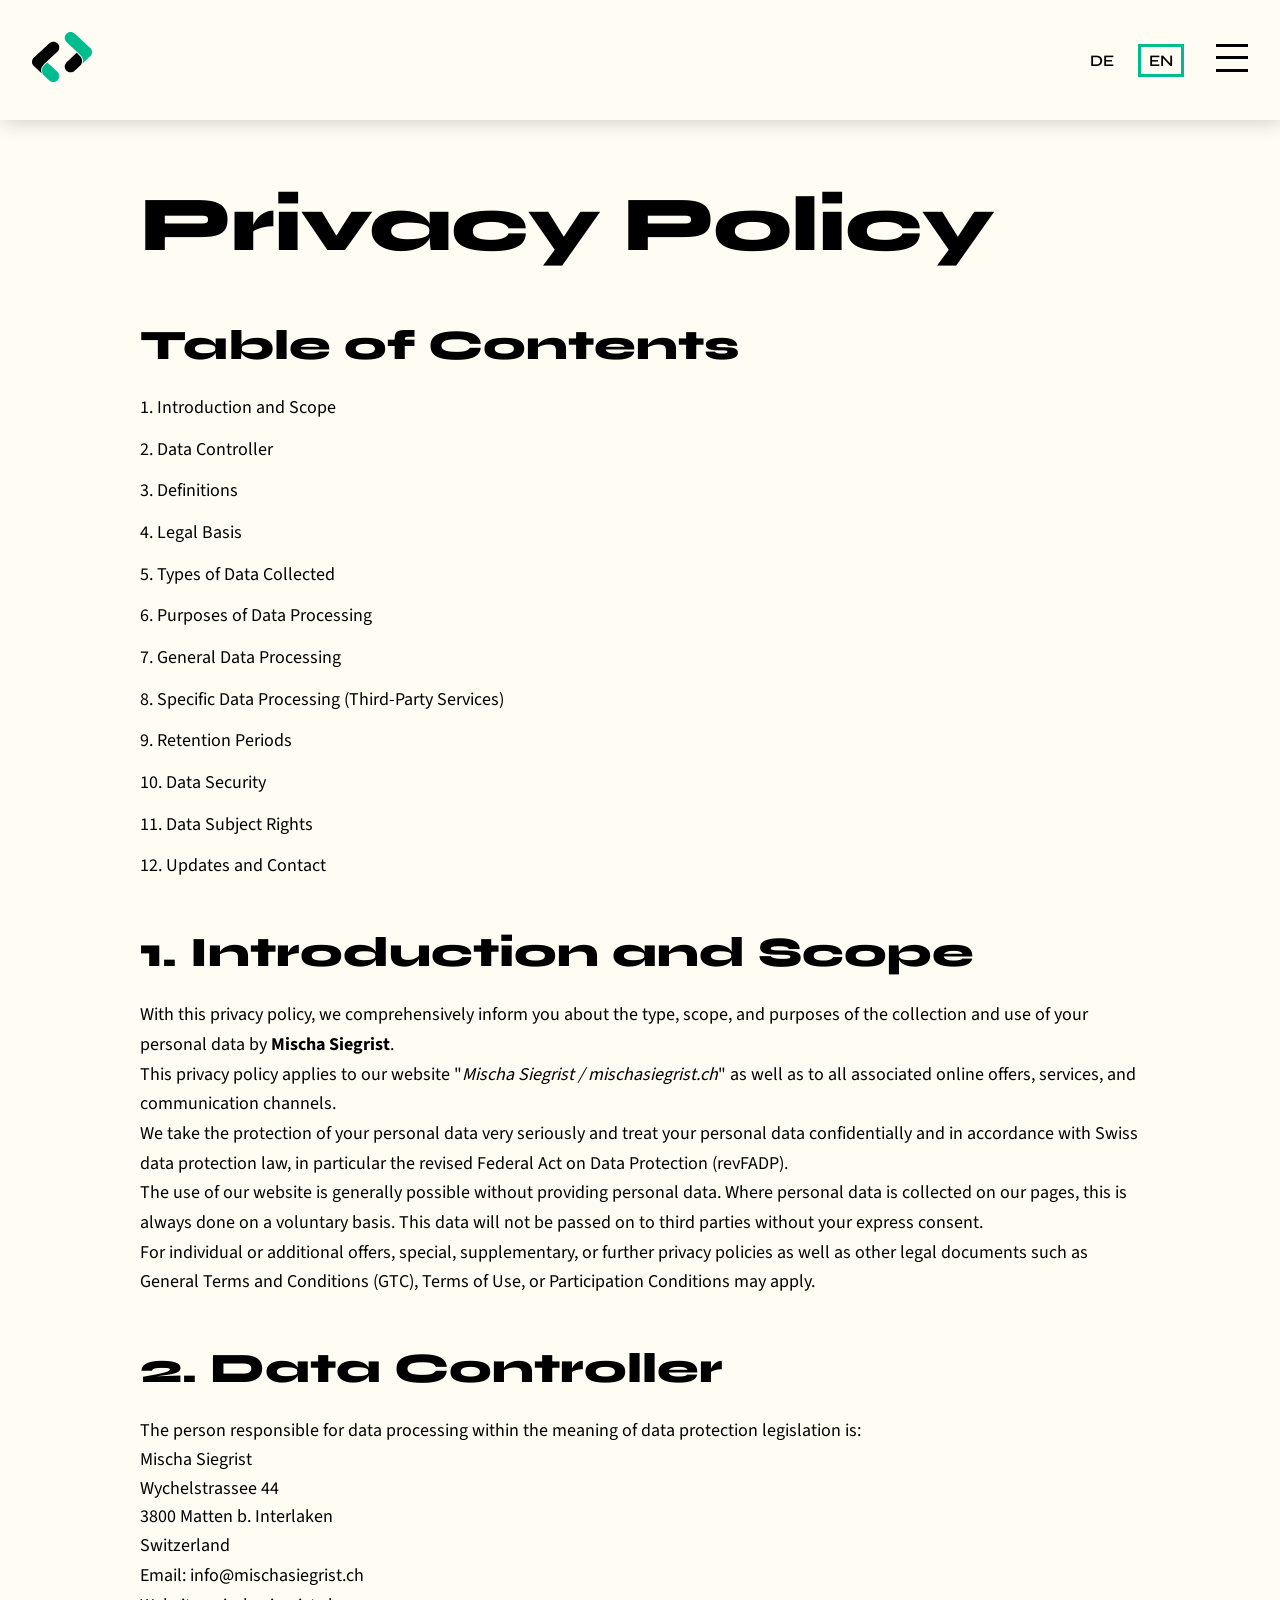
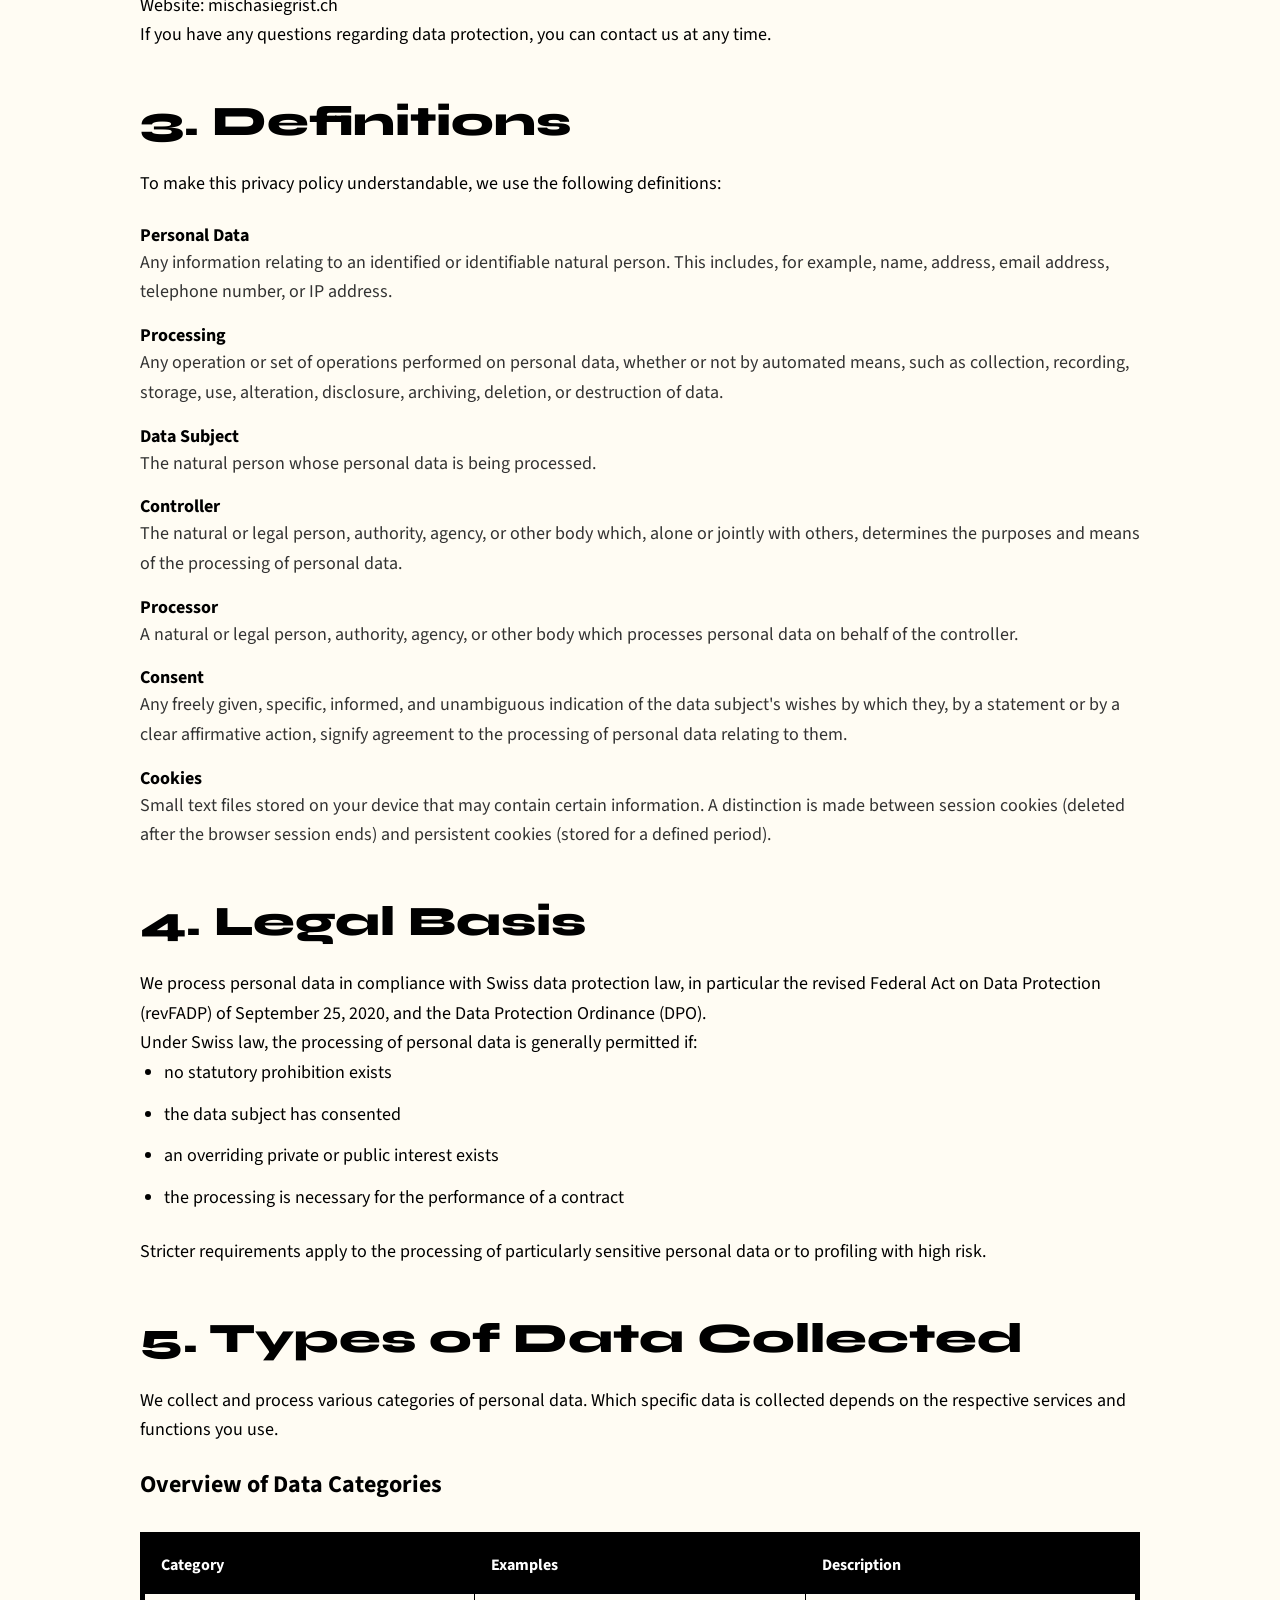
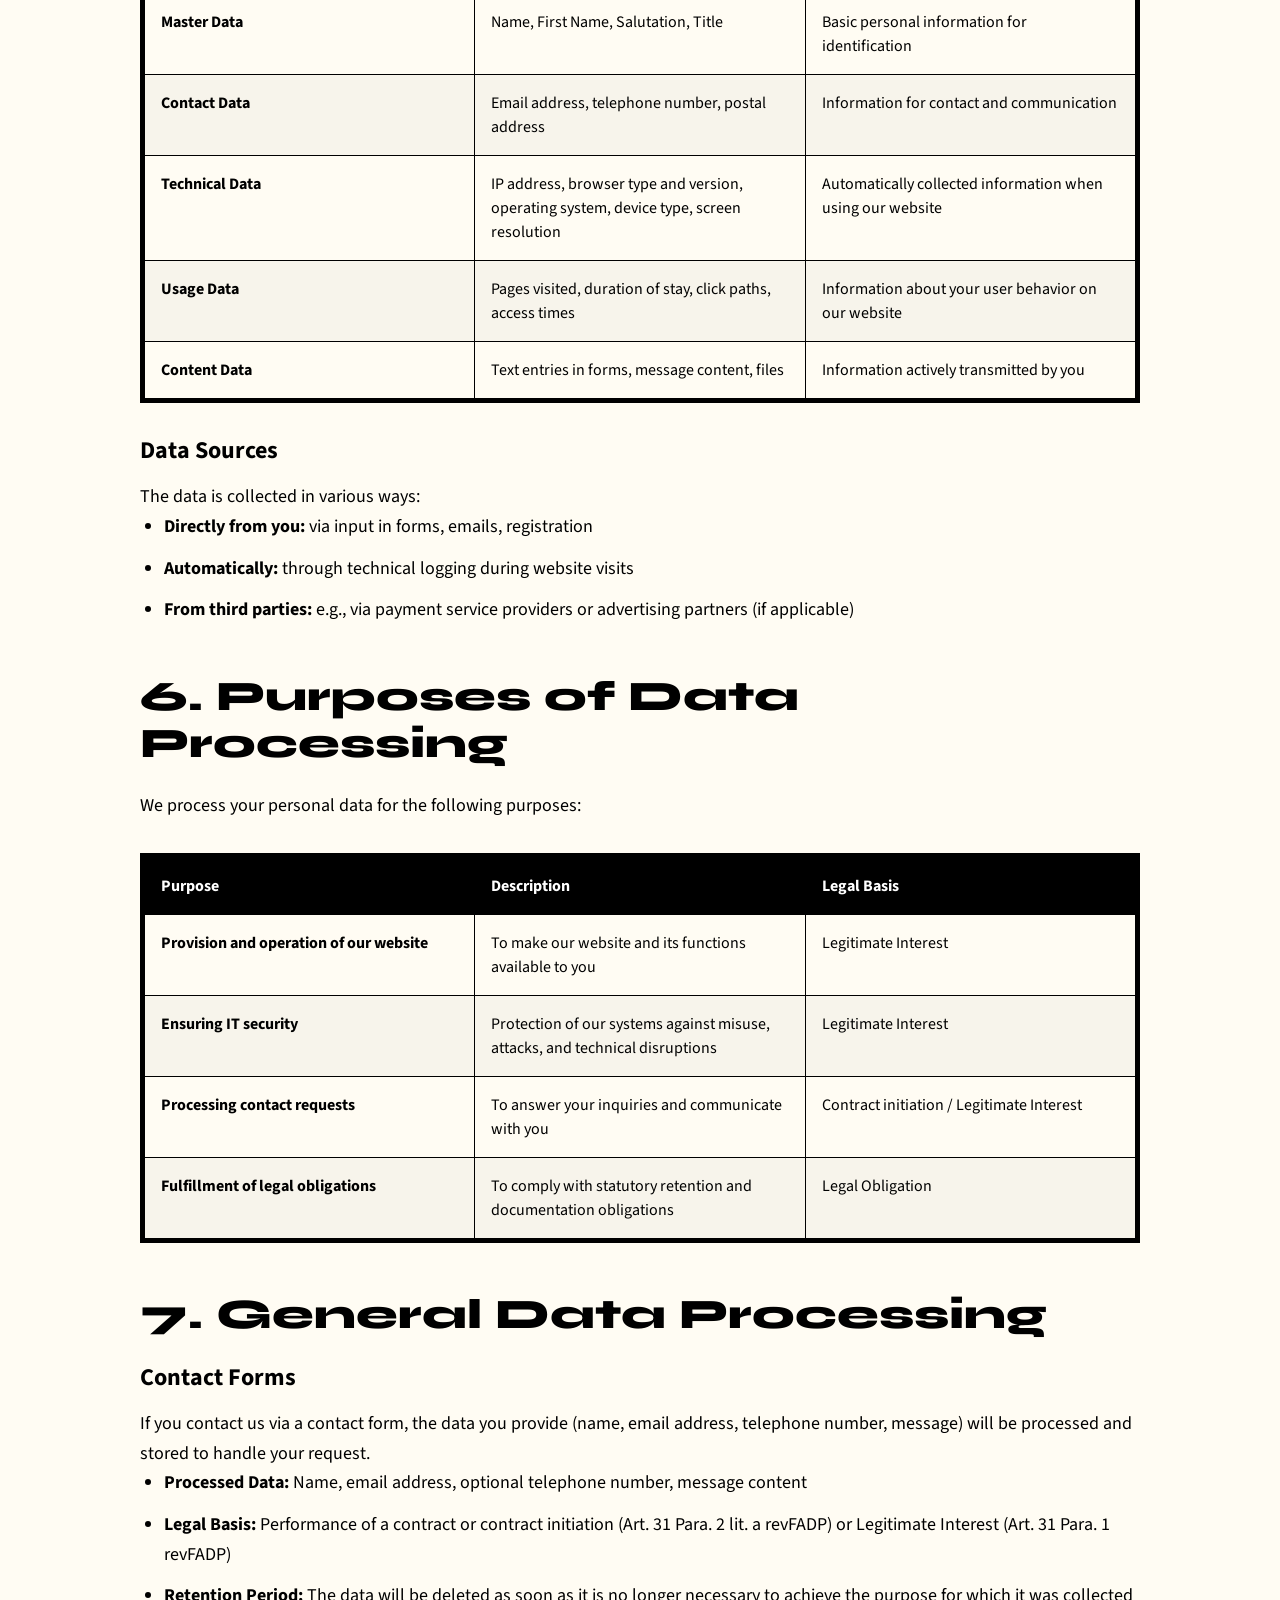
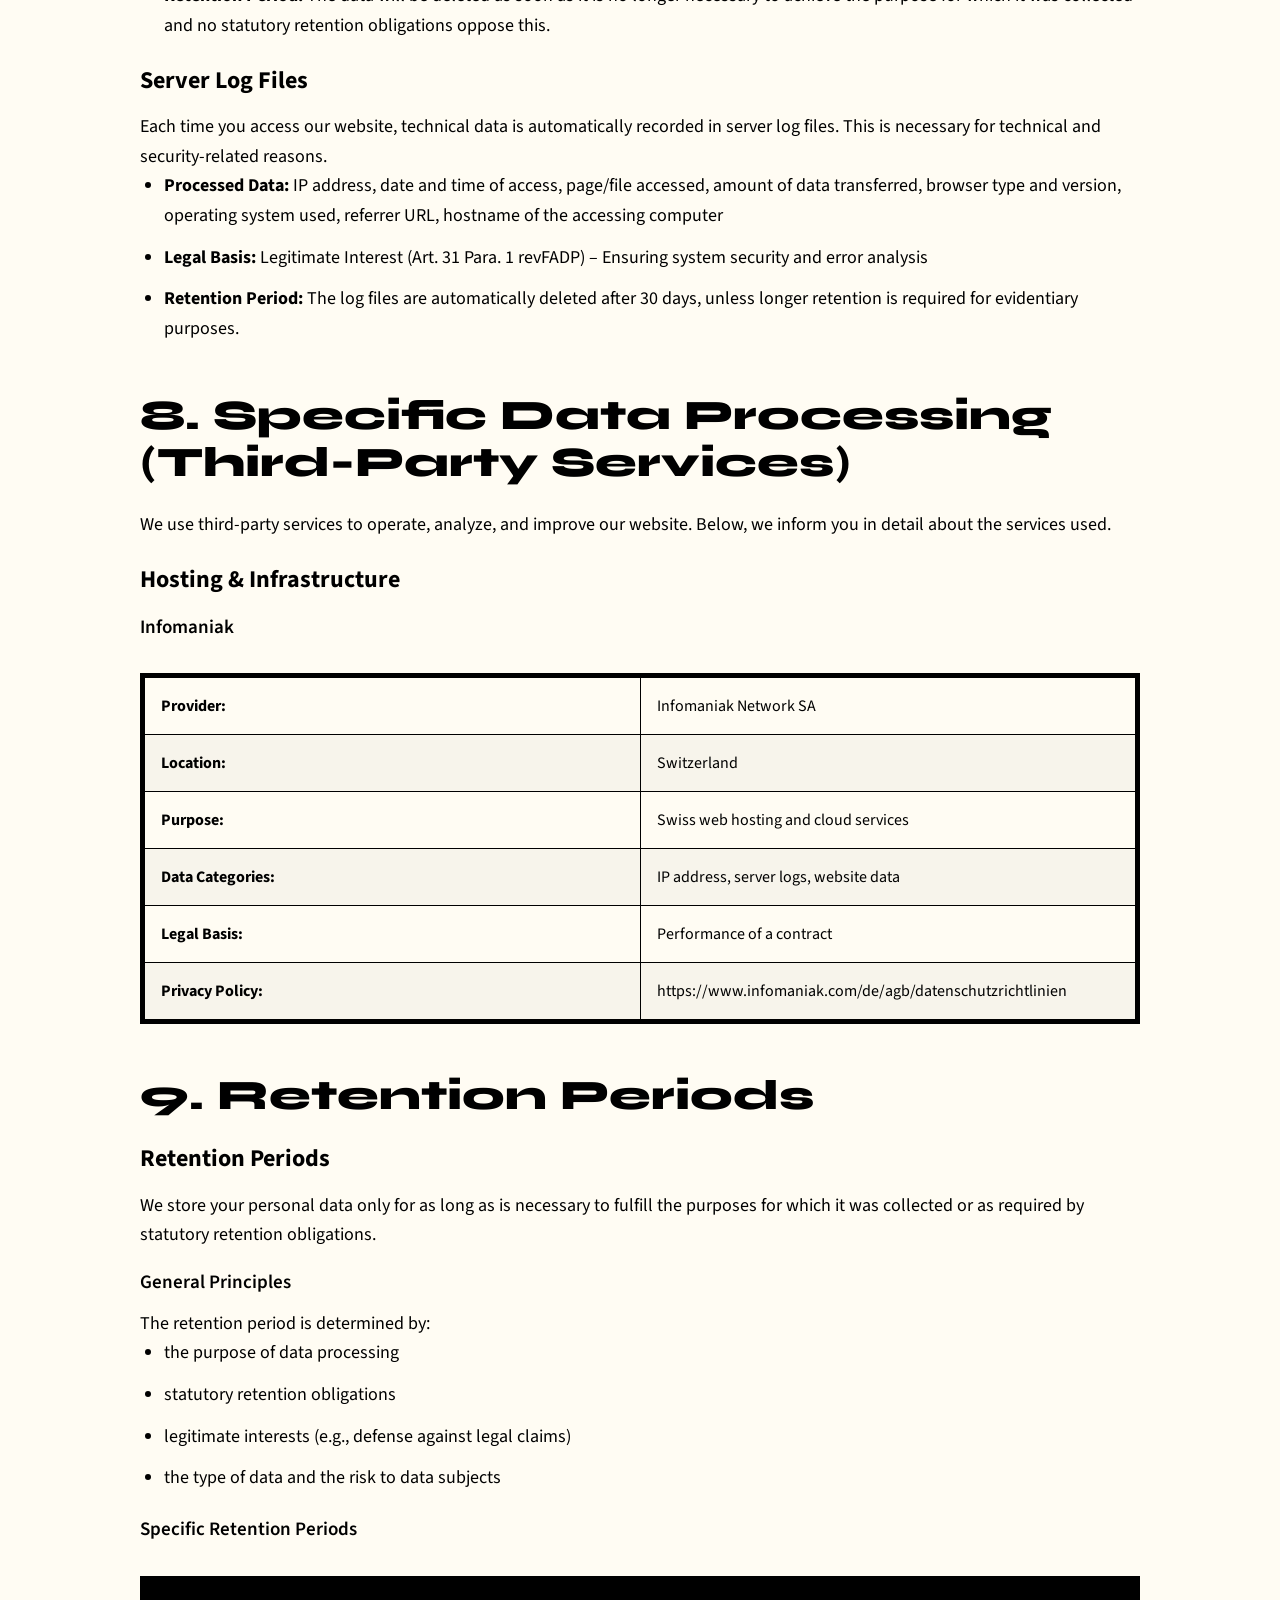
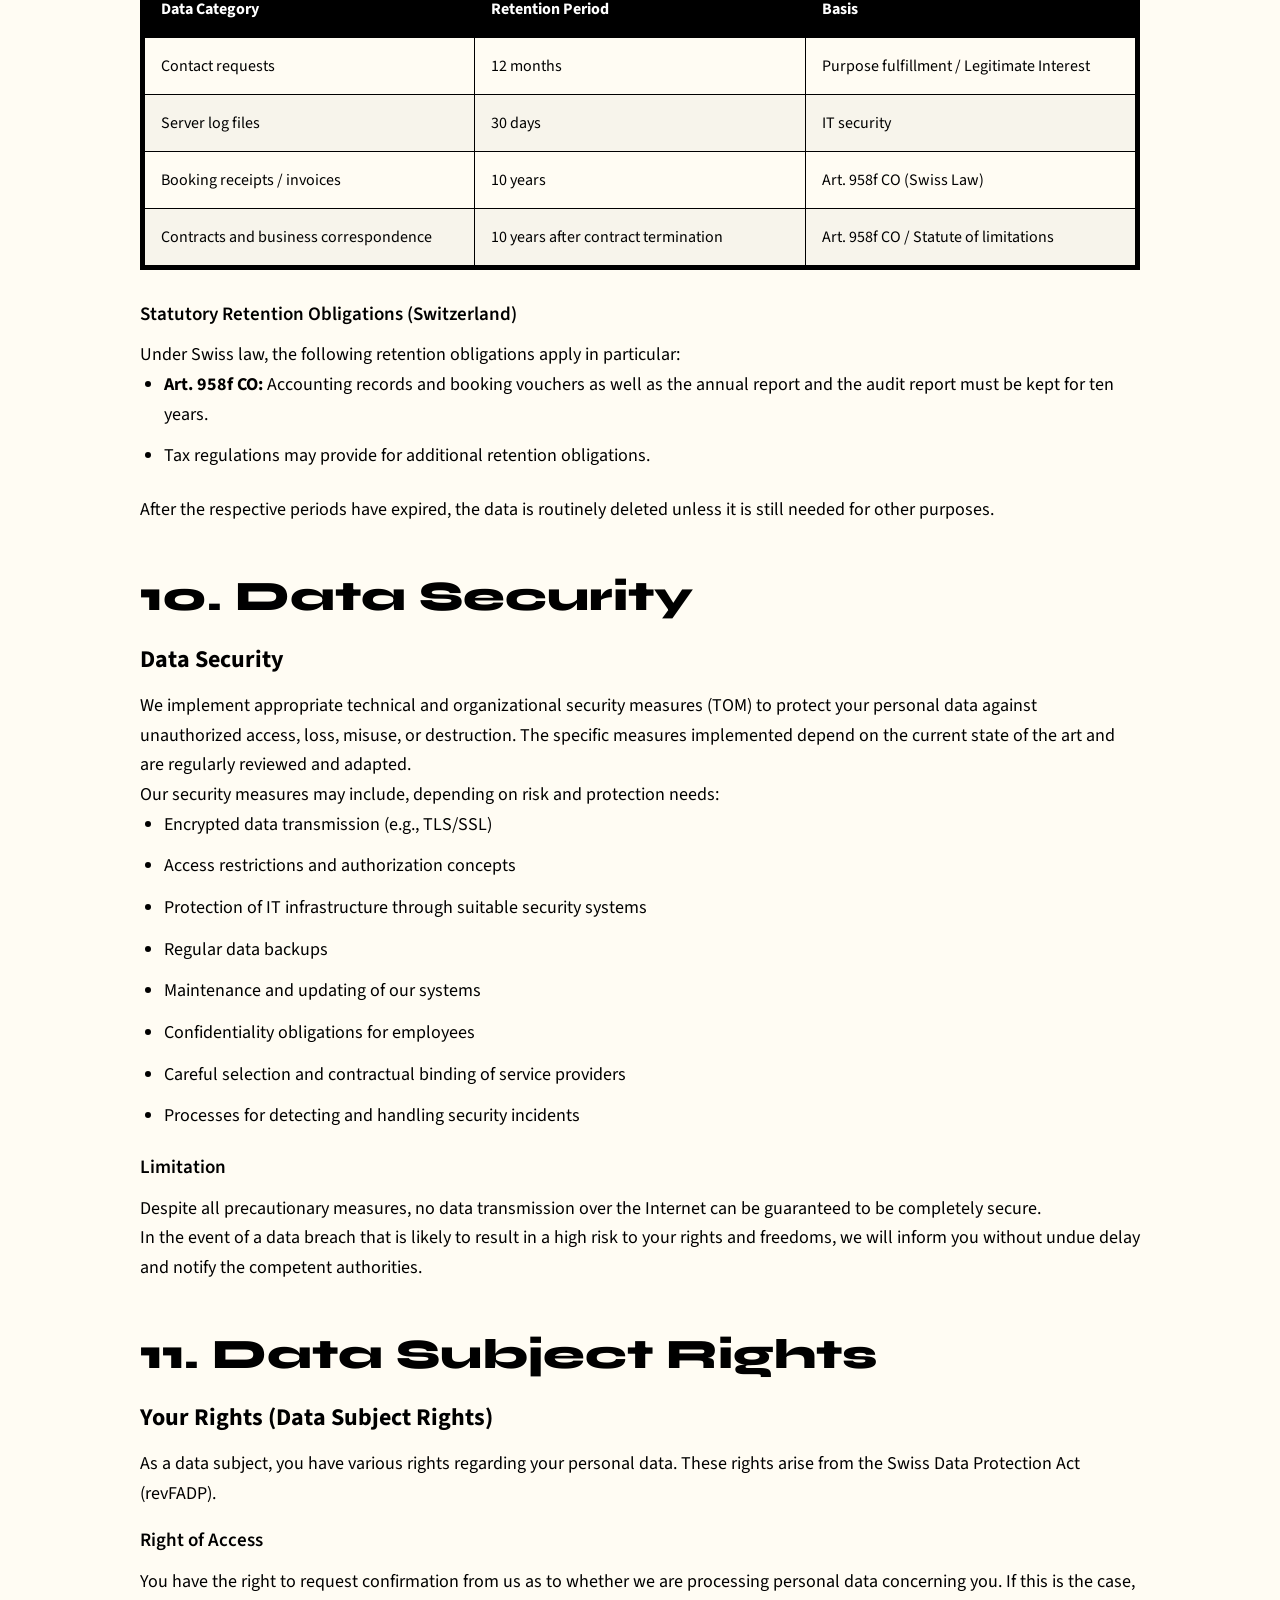
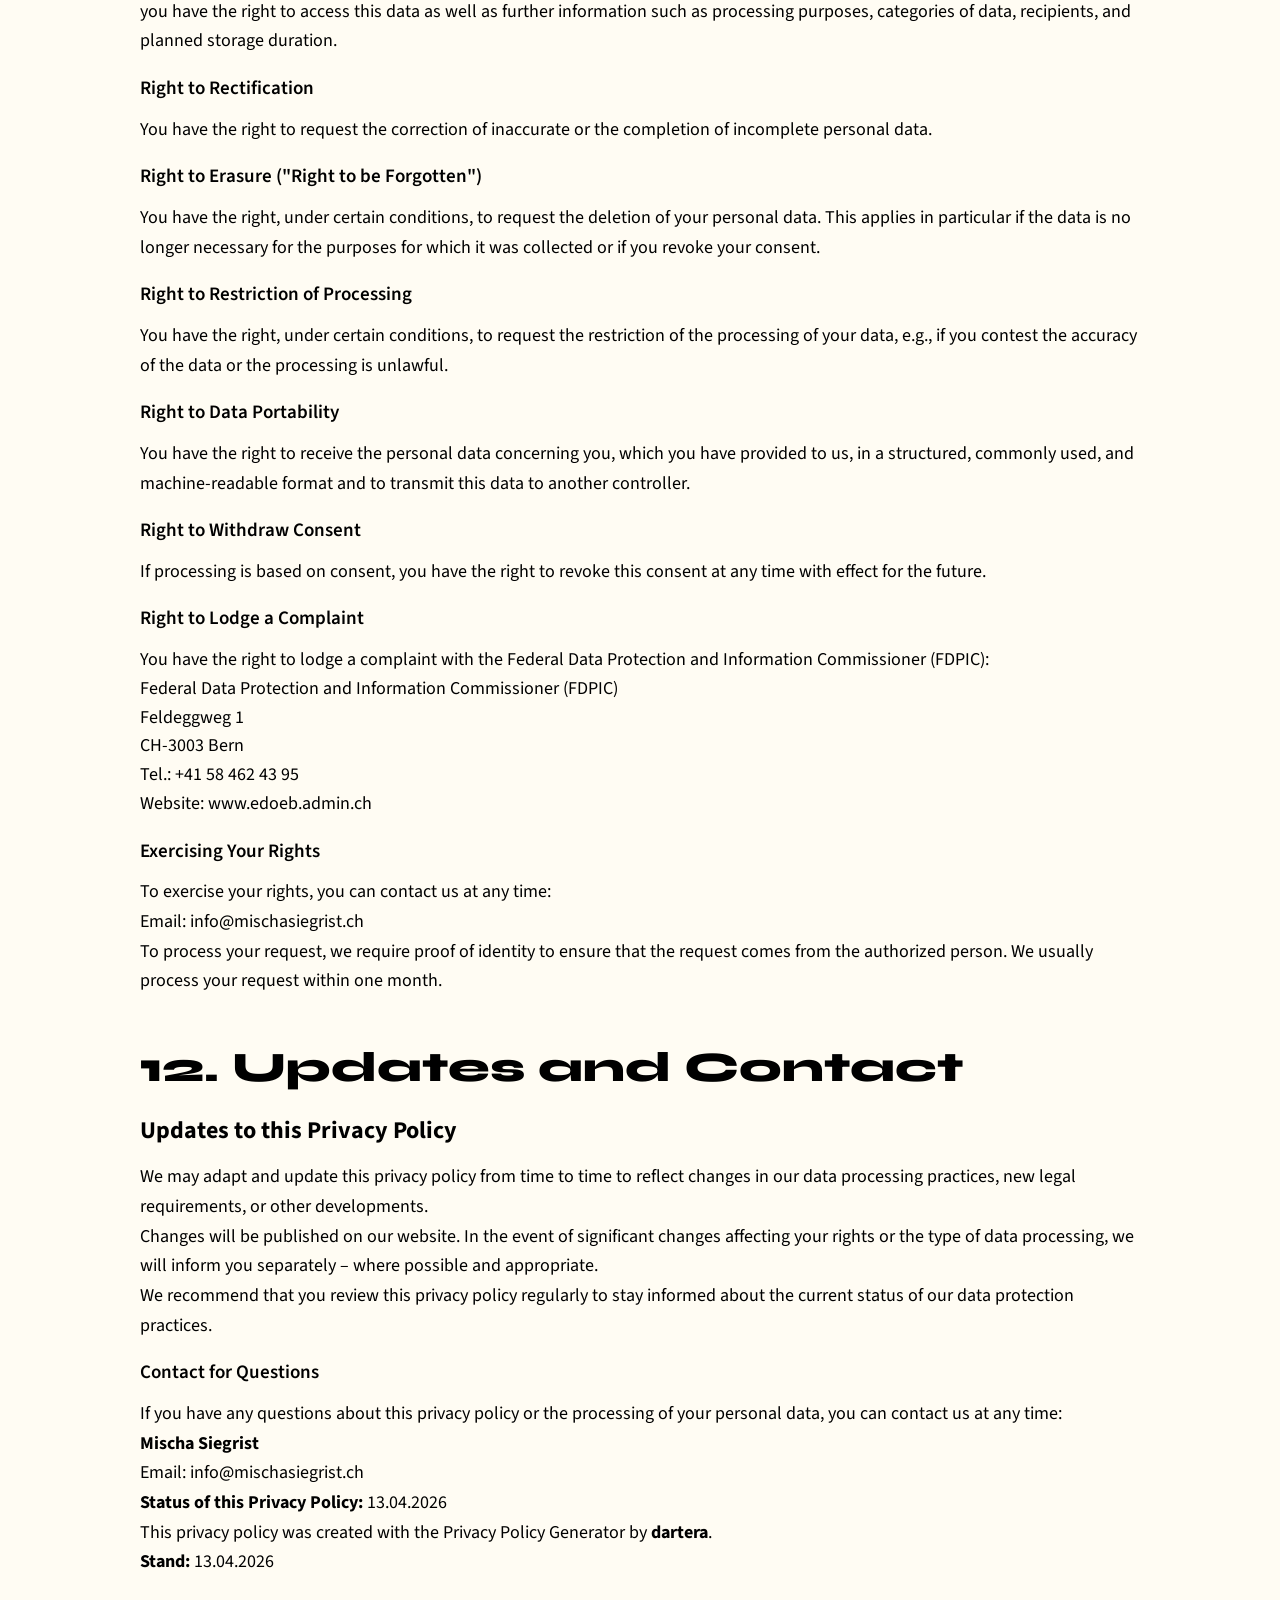
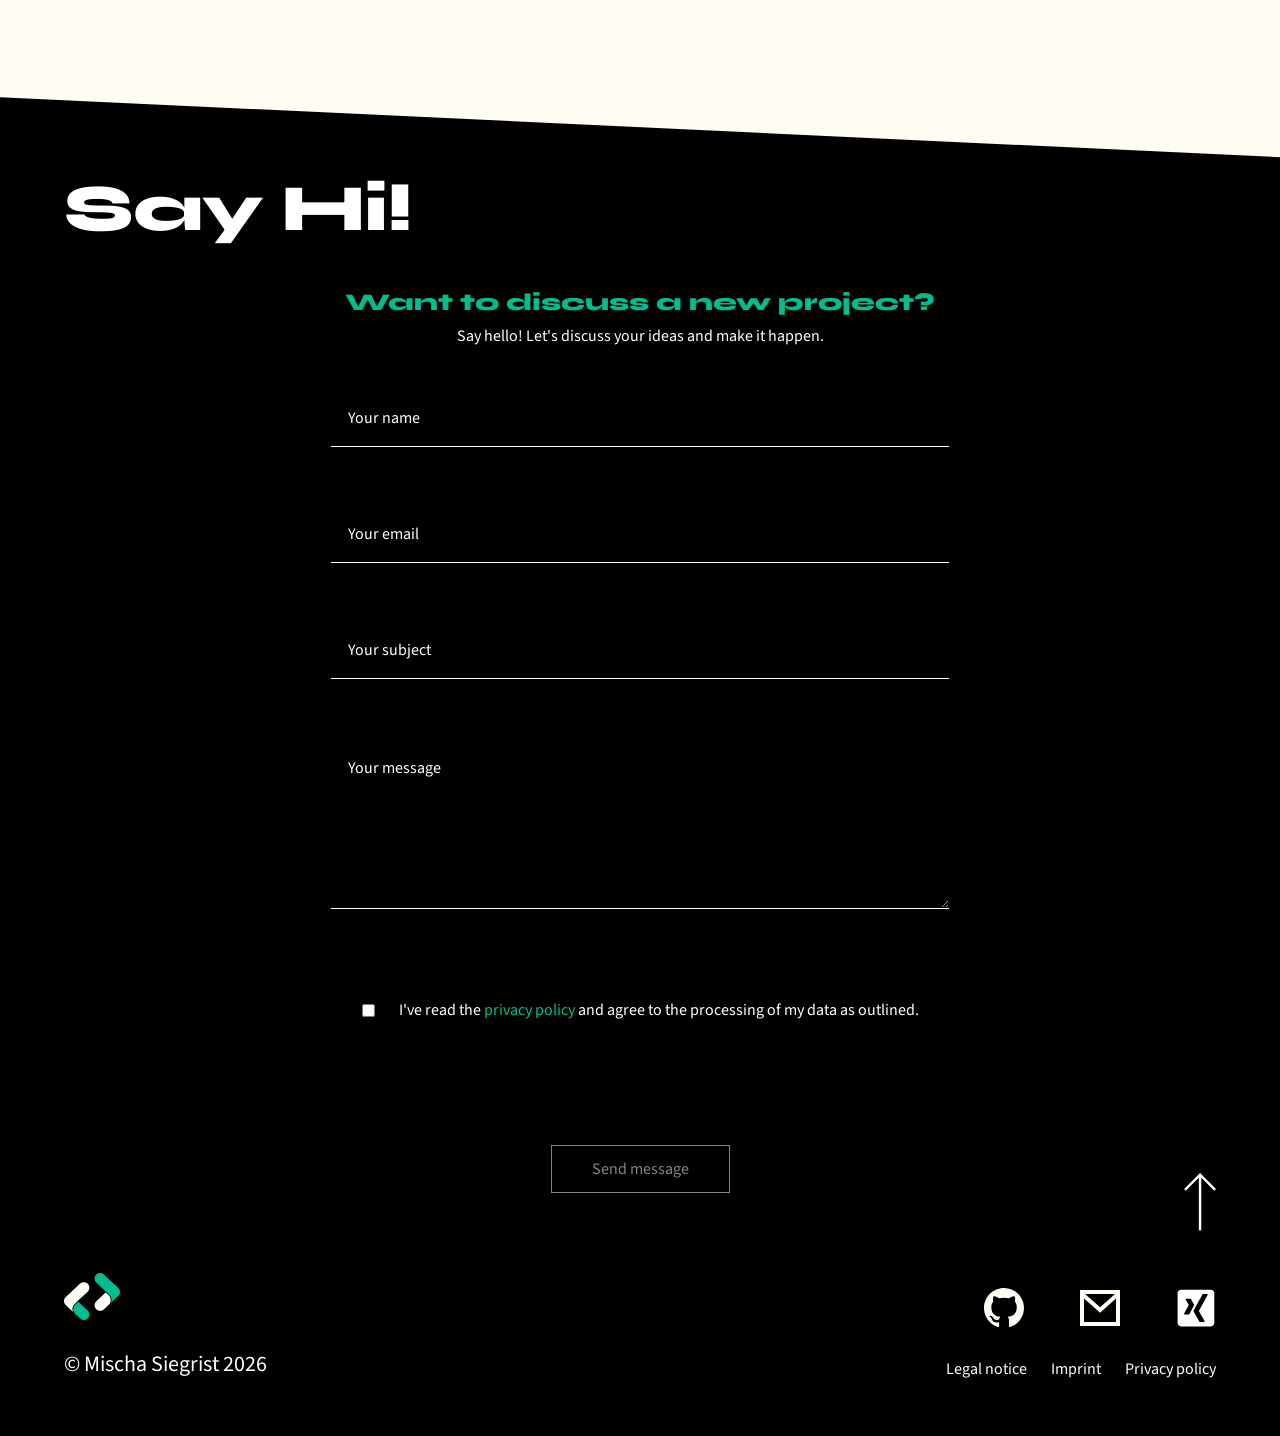
<file: privacy.html>
<!doctype html>
<html lang="en">
  <head>
    <meta charset="UTF-8" />
    <meta name="viewport" content="width=device-width, initial-scale=1.0" />
    <title data-i18n="privacy.pageTitle" >Datenschutzerkl&auml;rung | Mischa Siegrist</title>
    <link rel="stylesheet" href="./main.css" />
    <link rel="shortcut icon" href="./assets/icons/favicon.png" type="image/x-icon" />
  </head>
  <body onload="init()">
    <header>
      <nav>
        <div id="nav-left">
          <div id="nav-logo-container">
              <a href="index.html"><img id="nav-logo" src="./assets/img/logo.svg" alt="Logo" data-i18n-attr="alt:meta.logoAlt"></a>
          </div>
        </div>
        <div id="nav-right">
          <div id="lang-switch">
            <span onclick="switchLanguage('de')" class="lang-switch-option">DE</span>
            <span onclick="switchLanguage('en')" class="lang-switch-option selected">EN</span>
          </div>
          <div id="nav-toggle" onclick="openNavbar()">
            <span class="nav-toggle-bar" id="bar1"></span>
            <span class="nav-toggle-bar" id="bar2"></span>
            <span class="nav-toggle-bar" id="bar3"></span>
          </div>
        </div>
      </nav>
    </header>
    <div id="scroll-top-anchor"></div>
    <div id="nav-overlay" aria-hidden="true">
        <nav id="nav-overlay-menu">
            <a href="index.html#about" class="nav-overlay-link" data-i18n="about.title">About me</a>
            <a href="index.html#skills" class="nav-overlay-link" data-i18n="skills.title">My skills</a>
            <a href="index.html#portfolio" class="nav-overlay-link" data-i18n="portfolio.title">Portfolio</a>
        </nav>
        <div id="nav-overlay-footer">
            <div id="nav-overlay-footer-left">
                <h2 id="nav-overlay-title" data-i18n="contact.footerTitle">Say Hi!</h2>
                <a id="nav-overlay-email" href="mailto:info@mischasiegrist.ch">info@mischasiegrist.ch</a>
            </div>
            <div id="nav-overlay-socials">
                <a href="https://github.com/BlackPhantomDev" target="_blank"><img src="./assets/icons/github.svg" alt="GitHub Icon" data-i18n-attr="alt:footer.githubAlt"></a>
                <a href="mailto:info@mischasiegrist.ch"><img src="./assets/icons/mail.svg" alt="Mail Icon" data-i18n-attr="alt:footer.mailAlt"></a>
                <a href="https://www.xing.com/profile/Mischa_Siegrist039383" target="_blank"><img src="./assets/icons/xing.svg" alt="Xing Icon" data-i18n-attr="alt:footer.xingAlt"></a>
            </div>
        </div>
    </div>
    <main>
      <section id="legal-section">
        <div id="legal-content">
          <h1 data-i18n-html="privacy.title">Datenschutz&shy;erkl&auml;rung</h1>
          <h2 data-i18n-html="privacy.toc.title">Inhaltsverzeichnis</h2>
          <ol>
            <li><a href="#section-1" data-i18n-html="privacy.toc.item1">Einleitung und Geltungsbereich</a></li>
            <li><a href="#section-2" data-i18n-html="privacy.toc.item2">Verantwortlicher (Controller)</a></li>
            <li><a href="#section-3" data-i18n-html="privacy.toc.item3">Begriffsdefinitionen</a></li>
            <li><a href="#section-4" data-i18n-html="privacy.toc.item4">Rechtsgrundlagen</a></li>
            <li><a href="#section-5" data-i18n-html="privacy.toc.item5">Art der erhobenen Daten</a></li>
            <li><a href="#section-6" data-i18n-html="privacy.toc.item6">Zwecke der Datenverarbeitung</a></li>
            <li><a href="#section-7" data-i18n-html="privacy.toc.item7">Allgemeine Datenverarbeitungen</a></li>
            <li>
              <a href="#section-8" data-i18n-html="privacy.toc.item8">Datenverarbeitungen im Einzelnen (Drittdienste)</a>
            </li>
            <li><a href="#section-9" data-i18n-html="privacy.toc.item9">Aufbewahrungsfristen</a></li>
            <li><a href="#section-10" data-i18n-html="privacy.toc.item10">Datensicherheit</a></li>
            <li><a href="#section-11" data-i18n-html="privacy.toc.item11">Betroffenenrechte</a></li>
            <li><a href="#section-12" data-i18n-html="privacy.toc.item12">Aktualisierung und Kontakt</a></li>
          </ol>

          <section id="section-1">
            <h2 data-i18n-html="privacy.s1.title">1. Einleitung und Geltungsbereich</h2>
            <p data-i18n-html="privacy.s1.p1Html"> Mit dieser Datenschutzerkl&auml;rung informieren wir Sie umfassend &uuml;ber die Art, den Umfang und die Zwecke der Erhebung und Verwendung Ihrer personenbezogenen Daten durch <strong>Mischa Siegrist</strong>.</p>

            <p data-i18n-html="privacy.s1.p2">
              Diese Datenschutzerkl&auml;rung gilt f&uuml;r unsere Website "<i>Mischa Siegrist</i>" sowie f&uuml;r alle damit verbundenen
              Online-Angebote, Dienste und Kommunikationskan&auml;le.
            </p>

            <p data-i18n-html="privacy.s1.p3">
              Wir nehmen den Schutz Ihrer pers&ouml;nlichen Daten sehr ernst und behandeln Ihre personenbezogenen Daten
              vertraulich und entsprechend dem schweizerischen Datenschutzrecht, insbesondere dem revidierten
              Bundesgesetz &uuml;ber den Datenschutz (revDSG).
            </p>

            <p data-i18n-html="privacy.s1.p4">
              Die Nutzung unserer Website ist in der Regel ohne Angabe personenbezogener Daten m&ouml;glich. Soweit auf
              unseren Seiten personenbezogene Daten erhoben werden, erfolgt dies stets auf freiwilliger Basis. Diese
              Daten werden ohne Ihre ausdr&uuml;ckliche Zustimmung nicht an Dritte weitergegeben.
            </p>

            <p data-i18n-html="privacy.s1.p5">
              F&uuml;r einzelne oder zus&auml;tzliche Angebote k&ouml;nnen besondere, erg&auml;nzende oder weitere
              Datenschutzerkl&auml;rungen sowie sonstige rechtliche Dokumente wie Allgemeine Gesch&auml;ftsbedingungen
              (AGB), Nutzungsbedingungen oder Teilnahmebedingungen gelten.
            </p>
          </section>

          <section id="section-2">
            <h2 data-i18n-html="privacy.s2.title">2. Verantwortlicher (Controller)</h2>
            <p data-i18n-html="privacy.s2.intro">
              Verantwortlich f&uuml;r die Datenbearbeitung im Sinne der Datenschutzgesetzgebung ist: Mischa Siegrist
            </p>

            <address data-i18n-html="privacy.s2.address">
                Mischa Siegrist<br>
                Wychelstrasse 44 <br>
                3800 Matten b. Interlaken <br>
                Schweiz
            </address>

            <p data-i18n-html="privacy.s2.contact">E-Mail: <a href="mailto:info@mischasiegrist.ch">info@mischasiegrist.ch</a> Website: <a href="https://mischasiegrist.ch">mischasiegrist.ch</a></p>

            <p data-i18n-html="privacy.s2.questions">
              Bei Fragen zum Datenschutz k&ouml;nnen Sie sich jederzeit an uns wenden.
            </p>
          </section>

          <section id="section-3">
            <h2 data-i18n-html="privacy.s3.title">3. Begriffsdefinitionen</h2>
            <p data-i18n-html="privacy.s3.intro">
              Um diese Datenschutzerkl&auml;rung verst&auml;ndlich zu gestalten, verwenden wir folgende
              Begriffsdefinitionen:
            </p>
            <dl>
              <dt><strong data-i18n-html="privacy.s3.term1">Personendaten / Personenbezogene Daten</strong></dt>
              <dd data-i18n-html="privacy.s3.def1">
                Alle Angaben, die sich auf eine bestimmte oder bestimmbare nat&uuml;rliche Person beziehen. Dazu
                geh&ouml;ren beispielsweise Name, Adresse, E-Mail-Adresse, Telefonnummer oder IP-Adresse.
              </dd>
              <dt><strong data-i18n-html="privacy.s3.term2">Bearbeitung / Verarbeitung</strong></dt>
              <dd data-i18n-html="privacy.s3.def2">
                Jeder Umgang mit Personendaten, unabh&auml;ngig von den angewandten Mitteln und Verfahren, insbesondere
                das Beschaffen, Speichern, Aufbewahren, Verwenden, Ver&auml;ndern, Bekanntgeben, Archivieren,
                L&ouml;schen oder Vernichten von Daten.
              </dd>
              <dt><strong data-i18n-html="privacy.s3.term3">Betroffene Person</strong></dt>
              <dd data-i18n-html="privacy.s3.def3">
                Die nat&uuml;rliche Person, deren personenbezogene Daten verarbeitet werden.
              </dd>
              <dt><strong data-i18n-html="privacy.s3.term4">Verantwortlicher</strong></dt>
              <dd data-i18n-html="privacy.s3.def4">
                Die nat&uuml;rliche oder juristische Person, Beh&ouml;rde, Einrichtung oder andere Stelle, die allein
                oder gemeinsam mit anderen &uuml;ber die Zwecke und Mittel der Verarbeitung von personenbezogenen Daten
                entscheidet.
              </dd>
              <dt><strong data-i18n-html="privacy.s3.term5">Auftragsverarbeiter</strong></dt>
              <dd data-i18n-html="privacy.s3.def5">
                Eine nat&uuml;rliche oder juristische Person, Beh&ouml;rde, Einrichtung oder andere Stelle, die
                personenbezogene Daten im Auftrag des Verantwortlichen verarbeitet.
              </dd>
              <dt><strong data-i18n-html="privacy.s3.term6">Einwilligung</strong></dt>
              <dd data-i18n-html="privacy.s3.def6">
                Jede freiwillig f&uuml;r den bestimmten Fall, in informierter Weise und unmissverst&auml;ndlich
                abgegebene Willensbekundung in Form einer Erkl&auml;rung oder einer sonstigen eindeutigen
                best&auml;tigenden Handlung.
              </dd>
              <dt><strong data-i18n-html="privacy.s3.term7">Cookies</strong></dt>
              <dd data-i18n-html="privacy.s3.def7">
                Kleine Textdateien, die auf Ihrem Endger&auml;t gespeichert werden und bestimmte Informationen enthalten
                k&ouml;nnen. Man unterscheidet zwischen Session-Cookies (werden nach Beendigung der Browsersitzung
                gel&ouml;scht) und persistenten Cookies (werden f&uuml;r einen definierten Zeitraum gespeichert).
              </dd>
            </dl>
          </section>

          <section id="section-4">
            <h2 data-i18n-html="privacy.s4.title">4. Rechtsgrundlagen</h2>
            <p data-i18n-html="privacy.s4.p1">
              Wir bearbeiten Personendaten im Einklang mit dem schweizerischen Datenschutzrecht, insbesondere dem
              revidierten Bundesgesetz &uuml;ber den Datenschutz (revDSG) vom 25. September 2020 und der Verordnung
              &uuml;ber den Datenschutz (DSV).
            </p>

            <p data-i18n-html="privacy.s4.p2">
              Nach Schweizer Recht ist eine Bearbeitung von Personendaten grunds&auml;tzlich erlaubt, sofern:
            </p>
            <ul>
              <li data-i18n-html="privacy.s4.li1">kein gesetzliches Verbot besteht</li>
              <li data-i18n-html="privacy.s4.li2">die betroffene Person eingewilligt hat</li>
              <li data-i18n-html="privacy.s4.li3">
                ein &uuml;berwiegendes privates oder &ouml;ffentliches Interesse besteht
              </li>
              <li data-i18n-html="privacy.s4.li4">die Bearbeitung zur Vertragserf&uuml;llung erforderlich ist</li>
            </ul>

            <p data-i18n-html="privacy.s4.p3">
              Bei der Bearbeitung besonders sch&uuml;tzenswerter Personendaten oder bei Profiling mit hohem Risiko
              gelten strengere Anforderungen.
            </p>
          </section>

          <section id="section-5">
            <h2 data-i18n-html="privacy.s5.title">5. Art der erhobenen Daten</h2>
            <p data-i18n-html="privacy.s5.intro">
              Wir erheben und verarbeiten verschiedene Kategorien personenbezogener Daten. Welche Daten konkret erhoben
              werden, h&auml;ngt von den jeweiligen Diensten und Funktionen ab, die Sie nutzen.
            </p>

            <h3 data-i18n-html="privacy.s5.overviewTitle">&Uuml;bersicht der Datenkategorien</h3>
            <table>
              <thead>
                <tr>
                  <th data-i18n-html="privacy.s5.thCategory">Kategorie</th>
                  <th data-i18n-html="privacy.s5.thExamples">Beispiele</th>
                  <th data-i18n-html="privacy.s5.thDescription">Beschreibung</th>
                </tr>
              </thead>
              <tbody>
                <tr>
                  <td><strong data-i18n-html="privacy.s5.row1Cat">Stammdaten</strong></td>
                  <td data-i18n-html="privacy.s5.row1Ex">Name, Vorname, Anrede, Titel</td>
                  <td data-i18n-html="privacy.s5.row1Desc">
                    Grundlegende personenbezogene Informationen zur Identifikation
                  </td>
                </tr>
                <tr>
                  <td><strong data-i18n-html="privacy.s5.row2Cat">Kontaktdaten</strong></td>
                  <td data-i18n-html="privacy.s5.row2Ex">E-Mail-Adresse, Telefonnummer, Postadresse</td>
                  <td data-i18n-html="privacy.s5.row2Desc">Informationen zur Kontaktaufnahme und Kommunikation</td>
                </tr>
                <tr>
                  <td><strong data-i18n-html="privacy.s5.row3Cat">Technische Daten</strong></td>
                  <td data-i18n-html="privacy.s5.row3Ex">
                    IP-Adresse, Browsertyp und -version, Betriebssystem, Ger&auml;tetyp, Bildschirmaufl&ouml;sung
                  </td>
                  <td data-i18n-html="privacy.s5.row3Desc">
                    Automatisch erfasste Informationen bei der Nutzung unserer Website
                  </td>
                </tr>
                <tr>
                  <td><strong data-i18n-html="privacy.s5.row4Cat">Nutzungsdaten</strong></td>
                  <td data-i18n-html="privacy.s5.row4Ex">Besuchte Seiten, Verweildauer, Klickpfade, Zugriffszeiten</td>
                  <td data-i18n-html="privacy.s5.row4Desc">
                    Informationen &uuml;ber Ihr Nutzungsverhalten auf unserer Website
                  </td>
                </tr>
                <tr>
                  <td><strong data-i18n-html="privacy.s5.row5Cat">Inhaltsdaten</strong></td>
                  <td data-i18n-html="privacy.s5.row5Ex">Texteingaben in Formularen, Nachrichteninhalte, Dateien</td>
                  <td data-i18n-html="privacy.s5.row5Desc">Von Ihnen aktiv &uuml;bermittelte Informationen</td>
                </tr>
              </tbody>
            </table>
            <h3 data-i18n-html="privacy.s5.sourcesTitle">Datenquellen</h3>
            <p data-i18n-html="privacy.s5.sourcesIntro">Die Daten werden auf verschiedene Arten erhoben:</p>
            <ul>
              <li data-i18n-html="privacy.s5.src1Html">
                <strong>Direkt von Ihnen:</strong>
                durch Eingabe in Formulare, E-Mails, Registrierung
              </li>
              <li data-i18n-html="privacy.s5.src2Html">
                <strong>Automatisch:</strong>
                durch technische Protokollierung beim Websitebesuch
              </li>
              <li data-i18n-html="privacy.s5.src3Html">
                <strong>Von Dritten:</strong>
                z.B. durch Zahlungsdienstleister oder Werbepartner (sofern zutreffend)
              </li>
            </ul>
          </section>

          <section id="section-6">
            <h2 data-i18n-html="privacy.s6.title">6. Zwecke der Datenverarbeitung</h2>
            <p data-i18n-html="privacy.s6.intro">Wir verarbeiten Ihre personenbezogenen Daten f&uuml;r folgende Zwecke:</p>
            <table>
              <thead>
                <tr>
                  <th data-i18n-html="privacy.s6.thPurpose">Zweck</th>
                  <th data-i18n-html="privacy.s6.thDescription">Beschreibung</th>
                  <th data-i18n-html="privacy.s6.thBasis">Rechtsgrundlage</th>
                </tr>
              </thead>
              <tbody>
                <tr>
                  <td>
                    <strong data-i18n-html="privacy.s6.row1Purpose">Bereitstellung und Betrieb unserer Website</strong>
                  </td>
                  <td data-i18n-html="privacy.s6.row1Desc">
                    Um Ihnen unsere Website und deren Funktionen zur Verf&uuml;gung zu stellen
                  </td>
                  <td data-i18n-html="privacy.s6.row1Basis">Berechtigtes Interesse</td>
                </tr>
                <tr>
                  <td><strong data-i18n-html="privacy.s6.row2Purpose">Gew&auml;hrleistung der IT-Sicherheit</strong></td>
                  <td data-i18n-html="privacy.s6.row2Desc">
                    Schutz unserer Systeme vor Missbrauch, Angriffen und technischen St&ouml;rungen
                  </td>
                  <td data-i18n-html="privacy.s6.row2Basis">Berechtigtes Interesse</td>
                </tr>
                <tr>
                  <td><strong data-i18n-html="privacy.s6.row3Purpose">Bearbeitung von Kontaktanfragen</strong></td>
                  <td data-i18n-html="privacy.s6.row3Desc">
                    Zur Beantwortung Ihrer Anfragen und zur Kommunikation mit Ihnen
                  </td>
                  <td data-i18n-html="privacy.s6.row3Basis">Vertragsanbahnung / Berechtigtes Interesse</td>
                </tr>
                <tr>
                  <td>
                    <strong data-i18n-html="privacy.s6.row4Purpose">Erf&uuml;llung rechtlicher Verpflichtungen</strong>
                  </td>
                  <td data-i18n-html="privacy.s6.row4Desc">
                    Zur Einhaltung gesetzlicher Aufbewahrungs- und Dokumentationspflichten
                  </td>
                  <td data-i18n-html="privacy.s6.row4Basis">Rechtliche Verpflichtung</td>
                </tr>
              </tbody>
            </table>
          </section>

          <section id="section-7">
            <h2 data-i18n-html="privacy.s7.title">7. Allgemeine Datenverarbeitungen</h2>
            <h3 data-i18n-html="privacy.s7.formsTitle">Kontaktformulare</h3>
            <p data-i18n-html="privacy.s7.formsIntro">
              Wenn Sie uns &uuml;ber ein Kontaktformular kontaktieren, werden die von Ihnen angegebenen Daten (Name,
              E-Mail-Adresse, Telefonnummer, Nachricht) zur Bearbeitung Ihrer Anfrage verarbeitet und gespeichert.
            </p>
            <ul>
              <li data-i18n-html="privacy.s7.formsDataHtml">
                <strong>Verarbeitete Daten:</strong>
                Name, E-Mail-Adresse, optional Telefonnummer, Nachrichteninhalt
              </li>
              <li data-i18n-html="privacy.s7.formsBasisHtml">
                <strong>Rechtsgrundlage:</strong>
                Vertragserf&uuml;llung oder Vertragsanbahnung (Art. 31 Abs. 2 lit. a revDSG) oder Berechtigtes Interesse
                (Art. 31 Abs. 1 revDSG)
              </li>
              <li data-i18n-html="privacy.s7.formsRetentionHtml">
                <strong>Speicherdauer:</strong>
                Die Daten werden gel&ouml;scht, sobald sie f&uuml;r die Erreichung des Zweckes ihrer Erhebung nicht mehr
                erforderlich sind und keine gesetzlichen Aufbewahrungspflichten entgegenstehen.
              </li>
            </ul>
            <h3 data-i18n-html="privacy.s7.logsTitle">Server-Logfiles</h3>
            <p data-i18n-html="privacy.s7.logsIntro">
              Bei jedem Zugriff auf unsere Website werden automatisch technische Daten in Server-Logfiles erfasst. Dies
              ist aus technischen und sicherheitsrelevanten Gr&uuml;nden erforderlich.
            </p>
            <ul>
              <li data-i18n-html="privacy.s7.logsDataHtml">
                <strong>Verarbeitete Daten:</strong>
                IP-Adresse, Datum und Uhrzeit des Zugriffs, aufgerufene Seite/Datei, &uuml;bertragene Datenmenge,
                Browsertyp und -version, verwendetes Betriebssystem, Referrer-URL, Hostname des zugreifenden Rechners
              </li>
              <li data-i18n-html="privacy.s7.logsBasisHtml">
                <strong>Rechtsgrundlage:</strong>
                Berechtigtes Interesse (Art. 31 Abs. 1 revDSG) – Gew&auml;hrleistung der Systemsicherheit und
                Fehleranalyse
              </li>
              <li data-i18n-html="privacy.s7.logsRetentionHtml">
                <strong>Speicherdauer:</strong>
                Die Logfiles werden nach 30 Tagen automatisch gel&ouml;scht, sofern keine l&auml;ngere Aufbewahrung zu
                Beweiszwecken erforderlich ist.
              </li>
            </ul>
          </section>

          <section id="section-8">
            <h2 data-i18n-html="privacy.s8.title">8. Datenverarbeitungen im Einzelnen (Drittdienste)</h2>
            <p data-i18n-html="privacy.s8.intro">
              Wir nutzen Dienste von Drittanbietern, um unsere Website zu betreiben, zu analysieren und zu verbessern.
              Im Folgenden informieren wir Sie detailliert &uuml;ber die eingesetzten Dienste.
            </p>
            <h3 data-i18n-html="privacy.s8.hostingTitle">Hosting & Infrastruktur</h3>
            <div class="service-entry">
              <h4 data-i18n-html="privacy.s8.infomaniakTitle">Infomaniak</h4>
              <table>
                <tr>
                  <td><strong data-i18n-html="privacy.s8.labelProvider">Anbieter:</strong></td>
                  <td data-i18n-html="privacy.s8.valProvider">Infomaniak Network SA</td>
                </tr>
                <tr>
                  <td><strong data-i18n-html="privacy.s8.labelLocation">Standort:</strong></td>
                  <td data-i18n-html="privacy.s8.valLocation">Schweiz</td>
                </tr>
                <tr>
                  <td><strong data-i18n-html="privacy.s8.labelPurpose">Zweck:</strong></td>
                  <td data-i18n-html="privacy.s8.valPurpose">Schweizer Webhosting und Cloud-Dienste</td>
                </tr>
                <tr>
                  <td><strong data-i18n-html="privacy.s8.labelDataCategories">Datenkategorien:</strong></td>
                  <td data-i18n-html="privacy.s8.valDataCategories">IP-Adresse, Serverlogs, Website-Daten</td>
                </tr>
                <tr>
                  <td><strong data-i18n-html="privacy.s8.labelBasis">Rechtsgrundlage:</strong></td>
                  <td data-i18n-html="privacy.s8.valBasis">Vertragserf&uuml;llung</td>
                </tr>
                <tr>
                  <td><strong data-i18n-html="privacy.s8.labelPrivacy">Datenschutzerkl&auml;rung:</strong></td>
                  <td>
                    <a href="https://www.infomaniak.com/de/agb/datenschutzrichtlinien" target="_blank" rel="noopener">
                      https://www.infomaniak.com/de/agb/datenschutzrichtlinien
                    </a>
                  </td>
                </tr>
              </table>
            </div>
          </section>

          <section id="section-9">
            <h2 data-i18n-html="privacy.s9.title">9. Aufbewahrungsfristen</h2>
            <h3 data-i18n-html="privacy.s9.heading">Aufbewahrungsfristen</h3>

            <p data-i18n-html="privacy.s9.intro">
              Wir speichern Ihre personenbezogenen Daten nur so lange, wie es f&uuml;r die Erf&uuml;llung der Zwecke,
              f&uuml;r die sie erhoben wurden, erforderlich ist oder wie es gesetzliche Aufbewahrungspflichten vorsehen.
            </p>

            <h4 data-i18n-html="privacy.s9.principlesTitle">Allgemeine Grunds&auml;tze</h4>
            <p data-i18n-html="privacy.s9.principlesIntro">Die Speicherdauer richtet sich nach:</p>
            <ul>
              <li data-i18n-html="privacy.s9.p1">dem Zweck der Datenverarbeitung</li>
              <li data-i18n-html="privacy.s9.p2">gesetzlichen Aufbewahrungspflichten</li>
              <li data-i18n-html="privacy.s9.p3">berechtigten Interessen (z.B. Verteidigung gegen Rechtsanspr&uuml;che)</li>
              <li data-i18n-html="privacy.s9.p4">der Art der Daten und dem Risiko f&uuml;r die betroffenen Personen</li>
            </ul>

            <h4 data-i18n-html="privacy.s9.concreteTitle">Konkrete Aufbewahrungsfristen</h4>
            <table>
              <thead>
                <tr>
                  <th data-i18n-html="privacy.s9.thCategory">Datenkategorie</th>
                  <th data-i18n-html="privacy.s9.thPeriod">Aufbewahrungsfrist</th>
                  <th data-i18n-html="privacy.s9.thBasis">Grundlage</th>
                </tr>
              </thead>
              <tbody>
                <tr>
                  <td data-i18n-html="privacy.s9.row1Cat">Kontaktanfragen</td>
                  <td data-i18n-html="privacy.s9.row1Period">12 Monate</td>
                  <td data-i18n-html="privacy.s9.row1Basis">Zweckerf&uuml;llung / Berechtigtes Interesse</td>
                </tr>
                <tr>
                  <td data-i18n-html="privacy.s9.row2Cat">Server-Logfiles</td>
                  <td data-i18n-html="privacy.s9.row2Period">30 Tage</td>
                  <td data-i18n-html="privacy.s9.row2Basis">IT-Sicherheit</td>
                </tr>
                <tr>
                  <td data-i18n-html="privacy.s9.row3Cat">Buchungsbelege / Rechnungen</td>
                  <td data-i18n-html="privacy.s9.row3Period">10 Jahre</td>
                  <td data-i18n-html="privacy.s9.row3Basis">Art. 958f OR (Schweizer Recht)</td>
                </tr>
                <tr>
                  <td data-i18n-html="privacy.s9.row4Cat">Vertr&auml;ge und Gesch&auml;ftskorrespondenz</td>
                  <td data-i18n-html="privacy.s9.row4Period">10 Jahre nach Vertragsende</td>
                  <td data-i18n-html="privacy.s9.row4Basis">Art. 958f OR / Verj&auml;hrungsfristen</td>
                </tr>
              </tbody>
            </table>
            <h4 data-i18n-html="privacy.s9.legalTitle">Gesetzliche Aufbewahrungspflichten (Schweiz)</h4>
            <p data-i18n-html="privacy.s9.legalIntro">
              Nach schweizerischem Recht gelten insbesondere folgende Aufbewahrungspflichten:
            </p>
            <ul>
              <li data-i18n-html="privacy.s9.legalLi1Html">
                <strong>Art. 958f OR:</strong>
                Gesch&auml;ftsb&uuml;cher und Buchungsbelege sowie der Gesch&auml;ftsbericht und der Revisionsbericht
                sind w&auml;hrend zehn Jahren aufzubewahren.
              </li>
              <li data-i18n-html="privacy.s9.legalLi2">
                Steuerrechtliche Vorschriften k&ouml;nnen zus&auml;tzliche Aufbewahrungspflichten vorsehen.
              </li>
            </ul>
            <p data-i18n-html="privacy.s9.outro">
              Nach Ablauf der jeweiligen Fristen werden die Daten routinem&auml;ssig gel&ouml;scht, sofern sie nicht
              f&uuml;r andere Zwecke weiterhin ben&ouml;tigt werden.
            </p>
          </section>

          <section id="section-10">
            <h2 data-i18n-html="privacy.s10.title">10. Datensicherheit</h2>
            <h3 data-i18n-html="privacy.s10.heading">Datensicherheit</h3>

            <p data-i18n-html="privacy.s10.p1">
              Wir treffen angemessene technische und organisatorische Sicherheitsmassnahmen (TOM), um Ihre
              personenbezogenen Daten vor unberechtigtem Zugriff, Verlust, Missbrauch oder Zerst&ouml;rung zu
              sch&uuml;tzen. Die konkret eingesetzten Massnahmen richten sich nach dem aktuellen Stand der Technik und
              werden regelm&auml;ssig &uuml;berpr&uuml;ft und angepasst.
            </p>

            <p data-i18n-html="privacy.s10.p2">
              Unsere Sicherheitsmassnahmen k&ouml;nnen je nach Risiko und Schutzbedarf insbesondere umfassen:
            </p>
            <ul>
              <li data-i18n-html="privacy.s10.li1">Verschl&uuml;sselte Daten&uuml;bertragung (z.B. TLS/SSL)</li>
              <li data-i18n-html="privacy.s10.li2">Zugriffsbeschr&auml;nkungen und Berechtigungskonzepte</li>
              <li data-i18n-html="privacy.s10.li3">Schutz der IT-Infrastruktur durch geeignete Sicherheitssysteme</li>
              <li data-i18n-html="privacy.s10.li4">Regelm&auml;ssige Datensicherungen</li>
              <li data-i18n-html="privacy.s10.li5">Wartung und Aktualisierung unserer Systeme</li>
              <li data-i18n-html="privacy.s10.li6">Vertraulichkeitsverpflichtungen f&uuml;r Mitarbeitende</li>
              <li data-i18n-html="privacy.s10.li7">Sorgf&auml;ltige Auswahl und vertragliche Bindung von Dienstleistern</li>
              <li data-i18n-html="privacy.s10.li8">Prozesse zur Erkennung und Behandlung von Sicherheitsvorf&auml;llen</li>
            </ul>

            <h4 data-i18n-html="privacy.s10.restrictionTitle">Einschr&auml;nkung</h4>
            <p data-i18n-html="privacy.s10.restriction1">
              Trotz aller Vorsichtsmassnahmen kann keine Daten&uuml;bertragung im Internet als vollst&auml;ndig sicher
              garantiert werden.
            </p>
            <p data-i18n-html="privacy.s10.restriction2">
              Im Falle einer Datenschutzverletzung, die voraussichtlich zu einem hohen Risiko f&uuml;r Ihre Rechte und
              Freiheiten f&uuml;hrt, werden wir Sie unverz&uuml;glich informieren und die zust&auml;ndigen Beh&ouml;rden
              benachrichtigen.
            </p>
          </section>

          <section id="section-11">
            <h2 data-i18n-html="privacy.s11.title">11. Betroffenenrechte</h2>
            <h3 data-i18n-html="privacy.s11.heading">Ihre Rechte (Betroffenenrechte)</h3>

            <p data-i18n-html="privacy.s11.intro">
              Als betroffene Person haben Sie verschiedene Rechte in Bezug auf Ihre personenbezogenen Daten. Diese
              Rechte ergeben sich aus dem schweizerischen Datenschutzgesetz (revDSG).
            </p>

            <h4 data-i18n-html="privacy.s11.accessTitle">Auskunftsrecht</h4>
            <p data-i18n-html="privacy.s11.accessText">
              Sie haben das Recht, von uns eine Best&auml;tigung dar&uuml;ber zu verlangen, ob wir personenbezogene
              Daten von Ihnen verarbeiten. Ist dies der Fall, haben Sie das Recht auf Auskunft &uuml;ber diese Daten
              sowie auf weitere Informationen wie Verarbeitungszwecke, Kategorien der Daten, Empf&auml;nger und geplante
              Speicherdauer.
            </p>

            <h4 data-i18n-html="privacy.s11.correctionTitle">Recht auf Berichtigung</h4>
            <p data-i18n-html="privacy.s11.correctionText">
              Sie haben das Recht, die Berichtigung unrichtiger oder die Vervollst&auml;ndigung unvollst&auml;ndiger
              personenbezogener Daten zu verlangen.
            </p>

            <h4 data-i18n-html="privacy.s11.deletionTitle">Recht auf L&ouml;schung ("Recht auf Vergessenwerden")</h4>
            <p data-i18n-html="privacy.s11.deletionText">
              Sie haben das Recht, unter bestimmten Voraussetzungen die L&ouml;schung Ihrer personenbezogenen Daten zu
              verlangen. Dies gilt insbesondere, wenn die Daten f&uuml;r die Zwecke, f&uuml;r die sie erhoben wurden,
              nicht mehr notwendig sind oder Sie Ihre Einwilligung widerrufen.
            </p>

            <h4 data-i18n-html="privacy.s11.restrictionTitle">Recht auf Einschr&auml;nkung der Verarbeitung</h4>
            <p data-i18n-html="privacy.s11.restrictionText">
              Sie haben das Recht, unter bestimmten Voraussetzungen die Einschr&auml;nkung der Verarbeitung Ihrer Daten
              zu verlangen, z.B. wenn Sie die Richtigkeit der Daten bestreiten oder die Verarbeitung unrechtm&auml;ssig
              ist.
            </p>

            <h4 data-i18n-html="privacy.s11.portabilityTitle">Recht auf Daten&uuml;bertragbarkeit</h4>
            <p data-i18n-html="privacy.s11.portabilityText">
              Sie haben das Recht, die Sie betreffenden personenbezogenen Daten, die Sie uns bereitgestellt haben, in
              einem strukturierten, g&auml;ngigen und maschinenlesbaren Format zu erhalten und diese Daten einem anderen
              Verantwortlichen zu &uuml;bermitteln.
            </p>
            <h4 data-i18n-html="privacy.s11.withdrawalTitle">Recht auf Widerruf der Einwilligung</h4>
            <p data-i18n-html="privacy.s11.withdrawalText">
              Soweit die Verarbeitung auf einer Einwilligung beruht, haben Sie das Recht, diese jederzeit mit Wirkung
              f&uuml;r die Zukunft zu widerrufen.
            </p>

            <h4 data-i18n-html="privacy.s11.complaintTitle">Beschwerderecht</h4>
            <p data-i18n-html="privacy.s11.complaintText">
              Sie haben das Recht, sich beim Eidgen&ouml;ssischen Datenschutz- und &Ouml;ffentlichkeitsbeauftragten
              (ED&Ouml;B) zu beschweren:
            </p>
            <address>
              <span data-i18n-html="privacy.s11.edoebName">
                Eidgen&ouml;ssischer Datenschutz- und &Ouml;ffentlichkeitsbeauftragter (ED&Ouml;B)
              </span>
              <br />
              <span data-i18n-html="privacy.s11.edoebStreet">Feldeggweg 1</span>
              <br />
              <span data-i18n-html="privacy.s11.edoebCity">CH-3003 Bern</span>
              <br />
              <span data-i18n-html="privacy.s11.edoebPhone">Tel.: +41 58 462 43 95</span>
              <br />
              <span data-i18n-html="privacy.s11.edoebWebsite">Website:</span>
              <a href="https://www.edoeb.admin.ch" target="_blank" rel="noopener">www.edoeb.admin.ch</a>
            </address>
            <h4 data-i18n-html="privacy.s11.exerciseTitle">Aus&uuml;bung Ihrer Rechte</h4>
            <p data-i18n-html="privacy.s11.exerciseIntro">
              Zur Aus&uuml;bung Ihrer Rechte k&ouml;nnen Sie sich jederzeit an uns wenden:
            </p>
            <p>
              <span data-i18n-html="privacy.s11.exerciseEmail">E-Mail:</span>
              <a href="mailto:info@mischasiegrist.ch">info@mischasiegrist.ch</a>
              <br />
            </p>
            <p data-i18n-html="privacy.s11.exerciseOutro">
              F&uuml;r die Bearbeitung Ihres Anliegens ben&ouml;tigen wir einen Identit&auml;tsnachweis, um
              sicherzustellen, dass die Anfrage von der berechtigten Person stammt. In der Regel bearbeiten wir Ihre
              Anfrage innerhalb eines Monats.
            </p>
          </section>

          <section id="section-12">
            <h2 data-i18n-html="privacy.s12.title">12. Aktualisierung und Kontakt</h2>
            <h3 data-i18n-html="privacy.s12.updateTitle">Aktualisierung dieser Datenschutzerkl&auml;rung</h3>

            <p data-i18n-html="privacy.s12.p1">
              Wir k&ouml;nnen diese Datenschutzerkl&auml;rung von Zeit zu Zeit anpassen und aktualisieren, um
              &Auml;nderungen unserer Datenverarbeitungspraktiken, neue gesetzliche Anforderungen oder sonstige
              Entwicklungen zu ber&uuml;cksichtigen.
            </p>

            <p data-i18n-html="privacy.s12.p2">
              &Auml;nderungen werden auf unserer Website ver&ouml;ffentlicht. Bei wesentlichen &Auml;nderungen, die Ihre
              Rechte oder die Art der Datenverarbeitung betreffen, werden wir Sie – soweit m&ouml;glich und angemessen –
              gesondert informieren.
            </p>

            <p data-i18n-html="privacy.s12.p3">
              Wir empfehlen Ihnen, diese Datenschutzerkl&auml;rung regelm&auml;ssig zu &uuml;berpr&uuml;fen, um
              &uuml;ber den aktuellen Stand unserer Datenschutzpraktiken informiert zu sein.
            </p>

            <h4 data-i18n-html="privacy.s12.contactTitle">Kontakt bei Fragen</h4>
            <p data-i18n-html="privacy.s12.contactIntro">
              Bei Fragen zu dieser Datenschutzerkl&auml;rung oder zur Verarbeitung Ihrer personenbezogenen Daten
              k&ouml;nnen Sie sich jederzeit an uns wenden:
            </p>

            <p>
              <strong data-i18n-html="privacy.s12.contactName">data</strong>
              <br />
              <span data-i18n-html="privacy.s12.contactEmail">E-Mail: data</span>
            </p>

            <p>
              <strong data-i18n-html="privacy.s12.statusLabel">Stand dieser Datenschutzerkl&auml;rung:</strong>
              <span data-i18n-html="privacy.s12.statusDate">13.04.2026</span>
            </p>
          </section>

          <div>
            <p data-i18n-html="privacy.privacyFooter.generatorHtml">
              Diese Datenschutzerkl&auml;rung wurder mit dem Datenschutzerkl&auml;rung-Generator von <a href="https://dartera.ch" target="_blank" rel="noopener noreferrer"><strong>dartera</strong></a> erstellt.
            </p>
            <p>
              <strong data-i18n-html="privacy.footer.statusLabel">Stand:</strong>
              <span data-i18n-html="privacy.footer.statusDate">13.04.2026</span>
            </p>
          </div>
        </div>
      </section>
    </main>

    <footer id="contact">
      <div id="inner-footer-wrapper">
        <h2 id="footer-title" data-i18n="contact.footerTitle">Say Hi!</h2>
        <div id="contact-form-wrapper">
          <form action="https://sd.mischasiegrist.ch/mailer.php" id="contact-form" novalidate onsubmit="return false;">
              <h3 class="highlighted-text" data-i18n="contact.formHeading">Want to discouss a new project?</h3>
              <p data-i18n="contact.formIntro">Say hello! Let's discuss your ideas and make it happen</p>

              <div class="form-field">
                  <input type="text" id="form-name" name="name" maxlength="100" placeholder=" " required>
                  <label for="form-name" data-i18n="contact.nameLabel">Your name</label>
                  <span class="field-icon"></span>
                  <span class="field-error" data-i18n="contact.nameError">Your name is required</span>
              </div>

              <div class="form-field">
                  <input type="email" id="form-email" name="email" maxlength="254" placeholder=" " required>
                  <label for="form-email" data-i18n="contact.emailLabel">Your email</label>
                  <span class="field-icon"></span>
                  <span class="field-error" data-i18n="contact.emailError">Please enter a valid email</span>
              </div>

              <div class="form-field">
                  <input type="text" id="form-subject" name="subject" maxlength="200" placeholder=" " required>
                  <label for="form-subject" data-i18n="contact.subjectLabel">Your subject</label>
                  <span class="field-icon"></span>
                  <span class="field-error" data-i18n="contact.subjectError">Please enter subject</span>
              </div>

              <div class="form-field form-field-textarea">
                  <textarea id="form-text" rows="6" name="message" maxlength="5000" placeholder=" " required></textarea>
                  <label for="form-text" data-i18n="contact.messageLabel">Your message</label>
                  <span class="field-icon"></span>
                  <span class="field-error" data-i18n="contact.messageError">Your message is empty</span>
              </div>

              <div id="form-check-section">
                  <input type="checkbox" name="accept" id="accept-privacy-policy" required>
                  <label for="accept-privacy-policy" id="accept-privacy-policy-label" data-i18n-html="contact.privacyLabelHtml">I've read the <a href="privacy.html" id="accept-privacy-link" class="highlighted-text">privacy policy</a> and agree to the processing of my data as outlined.</label>
              </div>
              <br><br>
              <div id="form-captcha">
                  <div id="hcaptcha-container"></div>
              </div>
              <br><br>
              <div id="form-errors">

              </div>
              <div id="form-success" hidden data-i18n="contact.success">
                  Thanks for your message! I will reply you as soon as posible.
              </div>
              <input type="text" name="website" tabindex="-1" autocomplete="off" style="position:absolute;left:-9999px" aria-hidden="true">

              <input class="primary-btn disabled" id="submit-form" value="Send message" name="submit" type="submit" data-i18n-attr="value:contact.submit" />
          </form>
          <span id="arrow-back-to-top" onclick="window.location.href='#scroll-top-anchor'">
              <svg width="53" height="95" viewBox="0 0 53 95" fill="none" xmlns="http://www.w3.org/2000/svg">
                  <path class="btt-head" d="M1.41421 67.1052L26.4142 92.1052L51.4142 67.1052" stroke="white" stroke-width="4"/>
                  <path class="btt-shaft" d="M26.4142 0V92.1053" stroke="white" stroke-width="4"/>
              </svg>
          </span>
        </div>
        <div id="footer-links">
            <div id="footer-links-left">
                <img src="./assets/img/logo-footer.svg" alt="Logo" data-i18n-attr="alt:footer.logoAlt">
                <p><span data-i18n="footer.copyright">© Mischa Siegrist</span> <span id="footer-year"></span></p>
            </div>
            <div id="footer-links-right">
                <div id="footer-links-right-icons">
                    <a href="https://github.com/BlackPhantomDev"><img src="./assets/icons/github.svg" alt="GitHub Icon" data-i18n-attr="alt:footer.githubAlt"></a>
                    <a href="mailto:info@mischasiegrist.ch"><img src="./assets/icons/mail.svg" alt="Mail Icon" data-i18n-attr="alt:footer.mailAlt"></a>
                    <a href="https://www.xing.com/profile/Mischa_Siegrist039383"><img src="./assets/icons/xing.svg" alt="Xing Icon" data-i18n-attr="alt:footer.xingAlt"></a>
                </div>
                <div id="footer-legal-links">
                    <a href="./legal.html" data-i18n="footer.legal">Legal notice</a>
                    <a href="./imprint.html" data-i18n="footer.imprint">Imprint</a>
                    <a href="./privacy.html" data-i18n="footer.privacy">Privacy policy</a>
                </div>
            </div>
        </div>
      </div>
    </footer>

    <script src="https://js.hcaptcha.com/1/api.js" async defer></script>
    <script src="./js/i18n.js"></script>
    <script src="./script.js"></script>
  </body>
</html>
</file>
<file: main.css>
@import url('css/fonts.css');
@import url('css/footer.css');
@import url('css/navbar.css');
@import url('css/portfolio.css');
@import url('css/standard.css');
@import url('css/skills.css');
@import url('css/style.css');
@import url('css/legal.css');
@import url('css/responsive.css');
</file>
